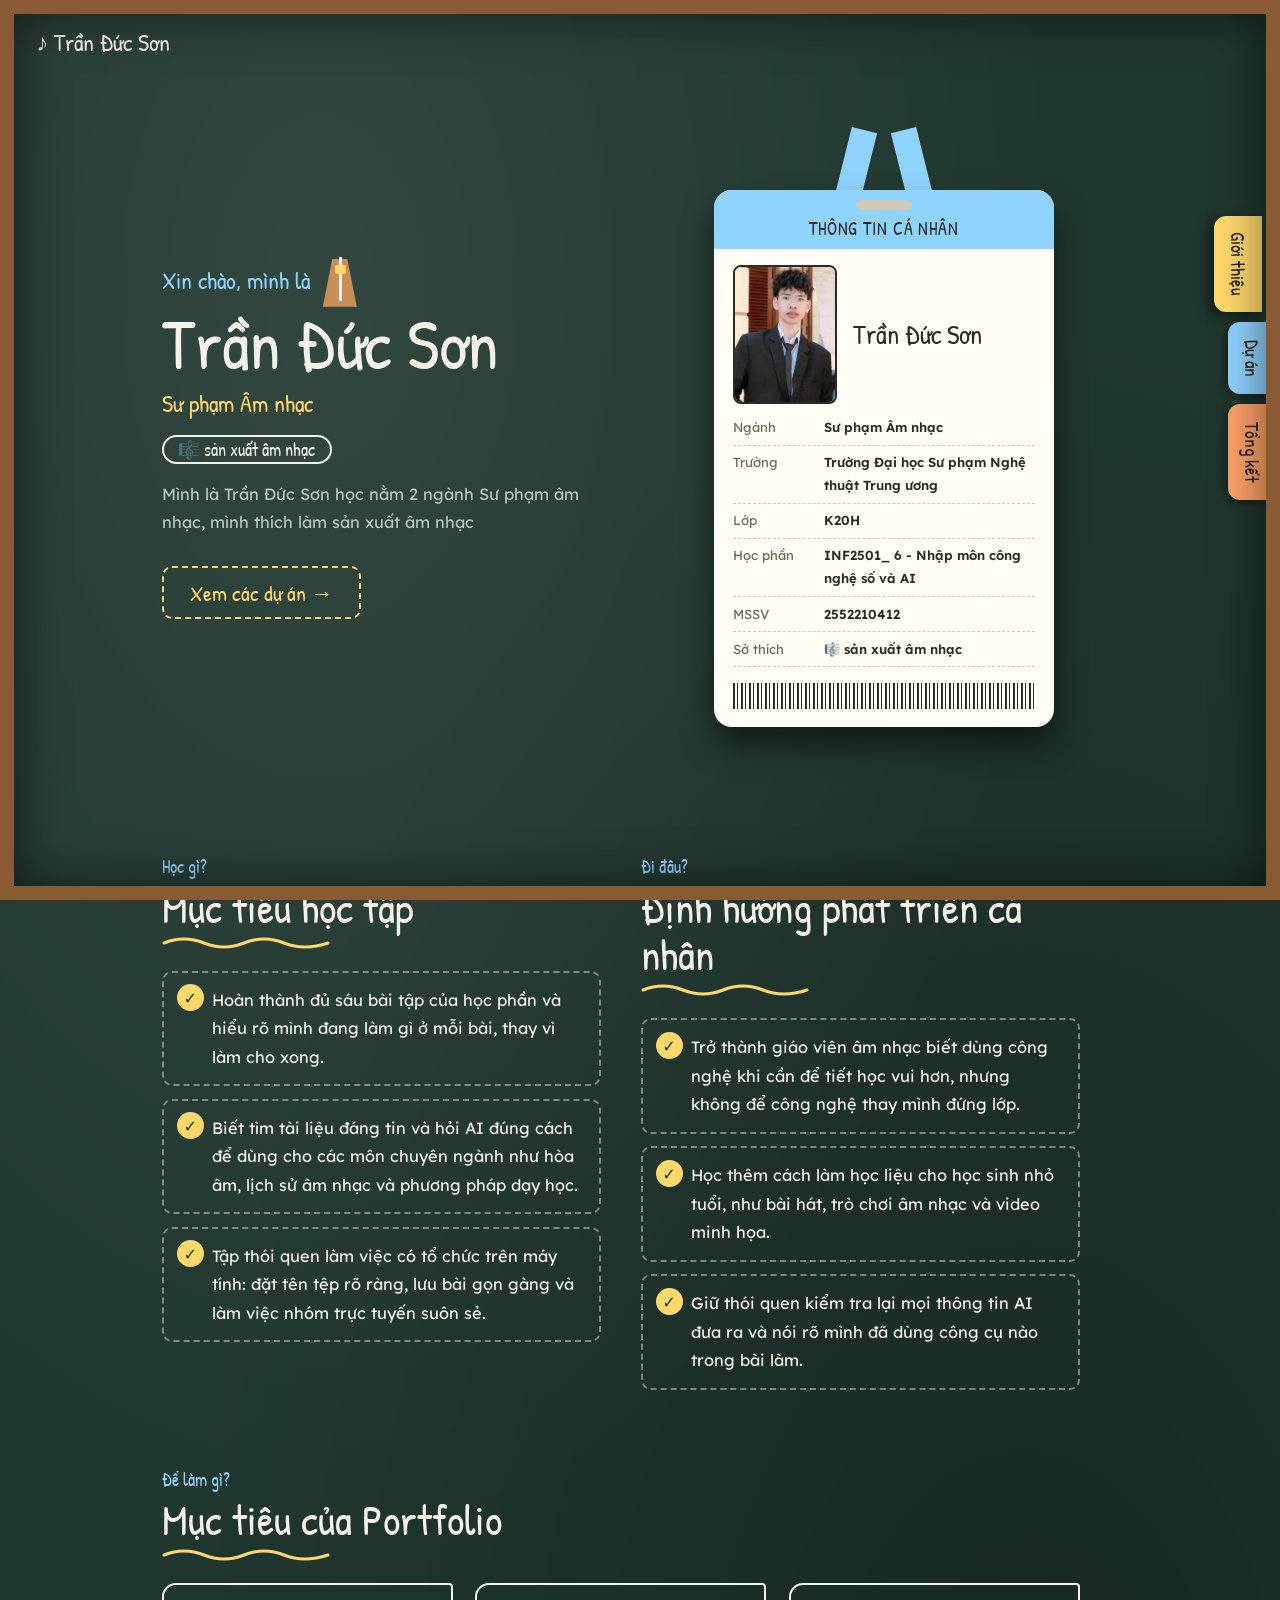
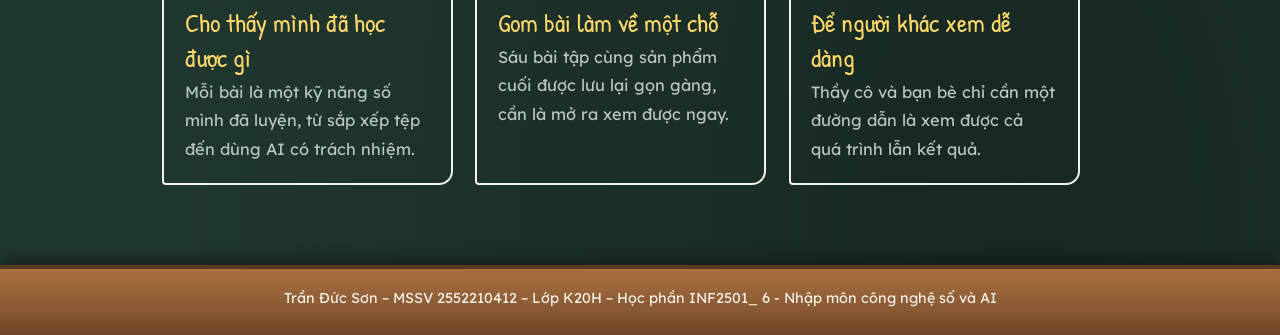
<file: index.html>
<!DOCTYPE html>
<html lang="vi">
<head>
<meta charset="UTF-8">
<meta name="viewport" content="width=device-width, initial-scale=1">
<title>Portfolio</title>
<link rel="preconnect" href="https://fonts.googleapis.com">
<link rel="preconnect" href="https://fonts.gstatic.com" crossorigin>
<link href="https://fonts.googleapis.com/css2?family=Lexend:wght@400;600&family=Patrick+Hand&display=swap" rel="stylesheet">
<link rel="stylesheet" href="style.css">
</head>
<body data-page="home">
<header id="hd"></header>
<main id="app"></main>
<footer id="ft"></footer>
<script src="data.js"></script>
<script src="app.js"></script>
</body>
</html>
</file>
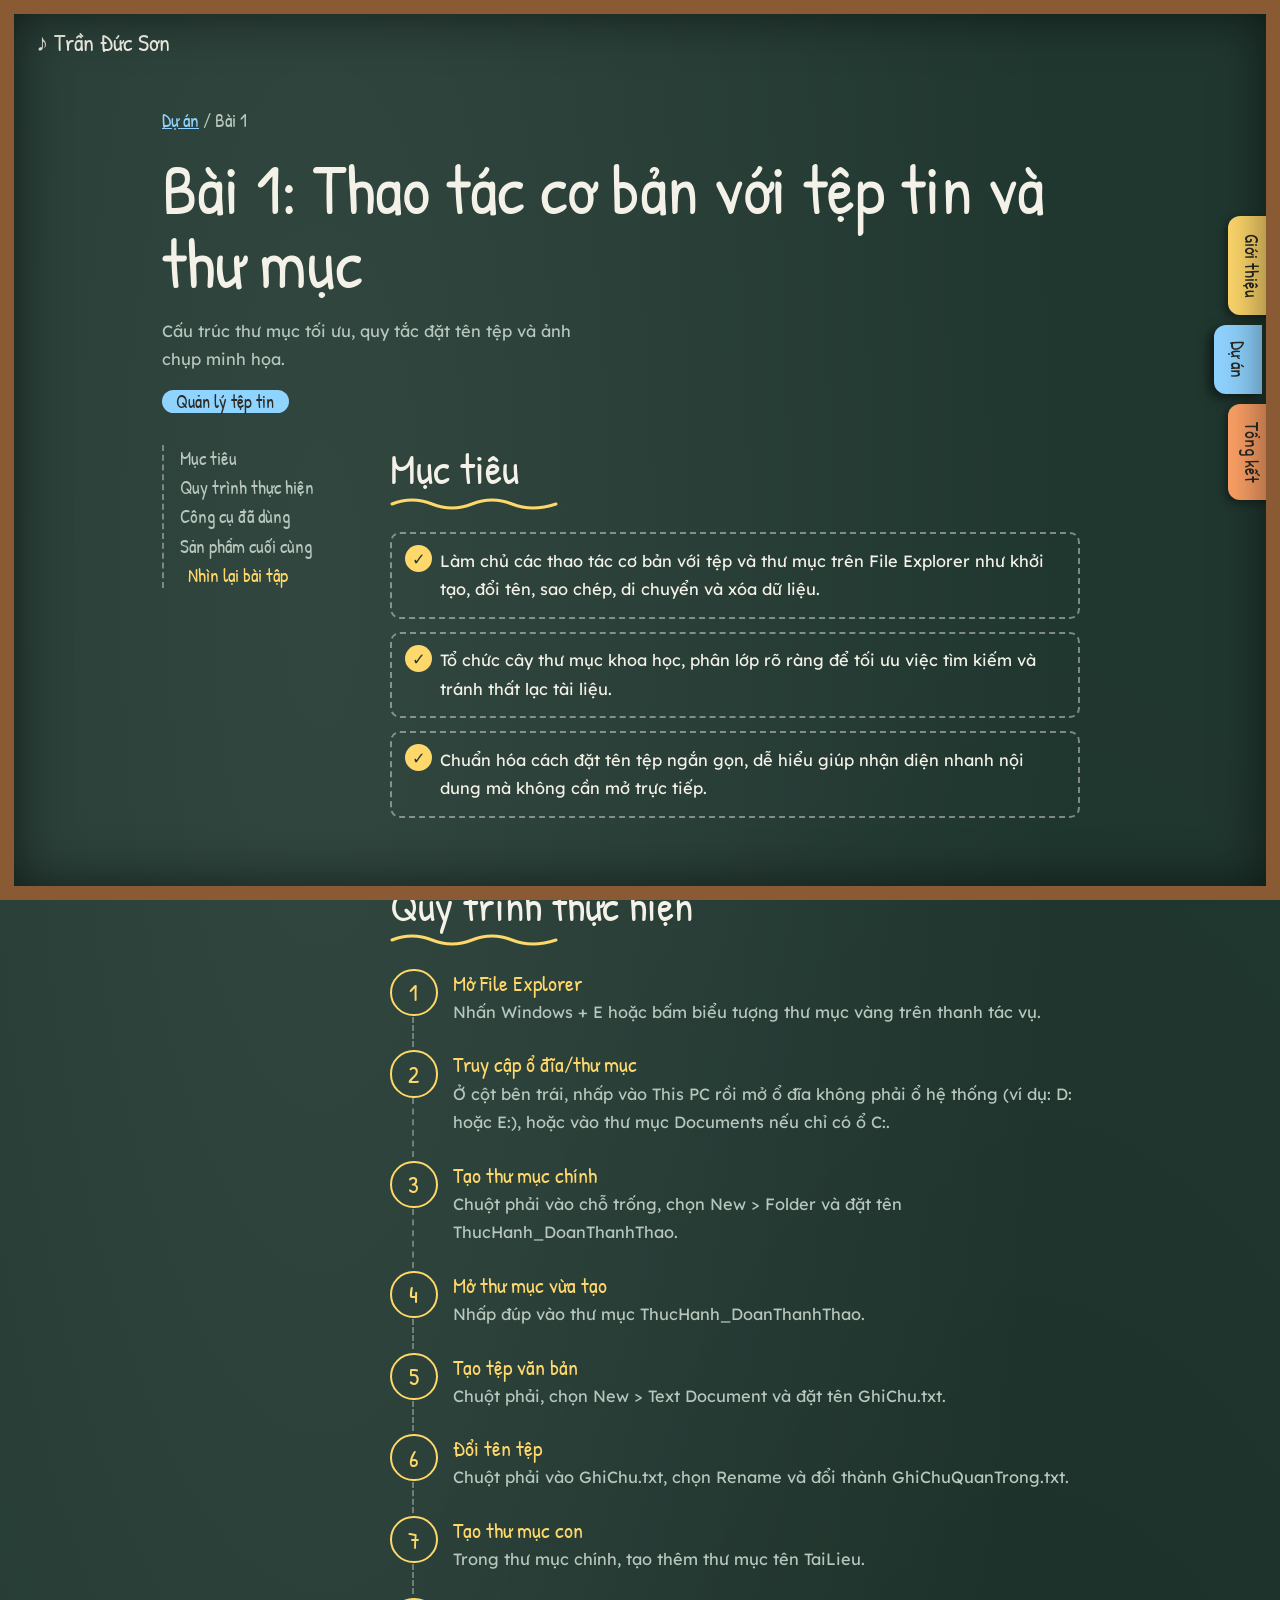
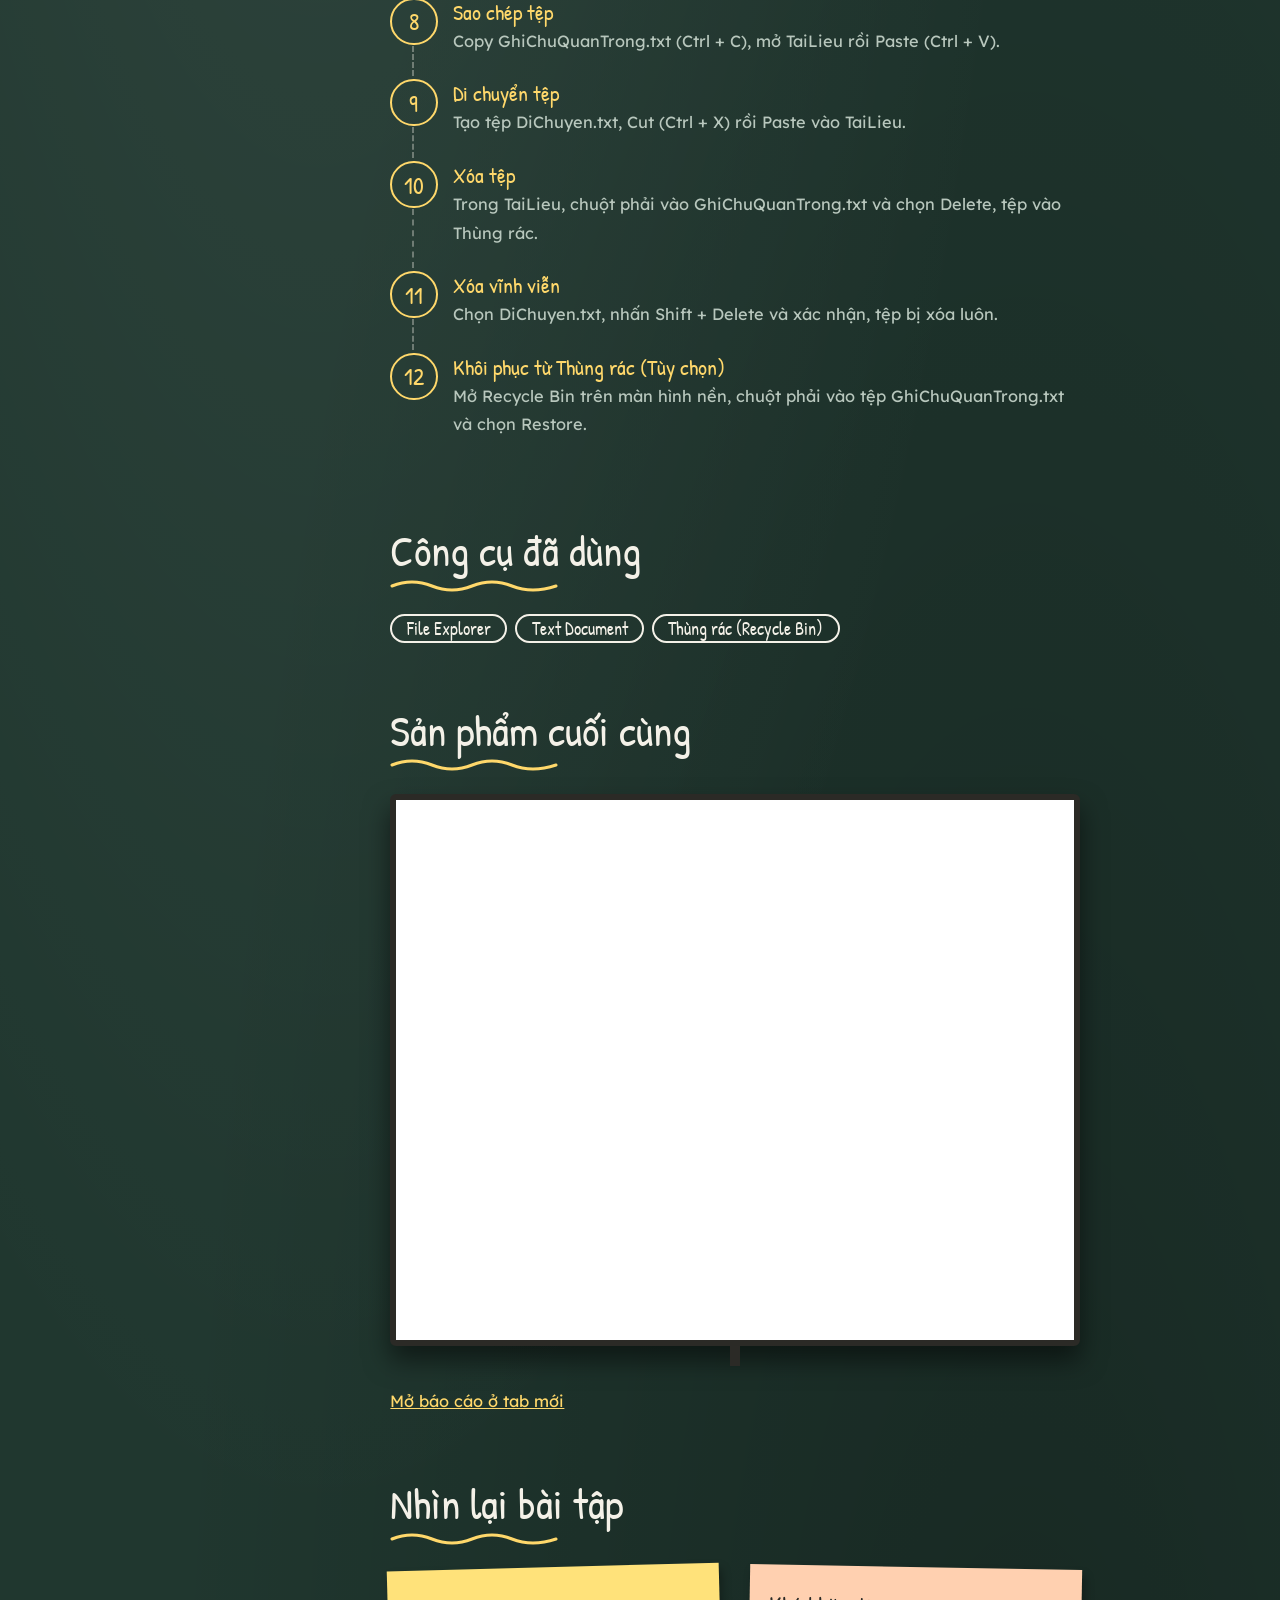
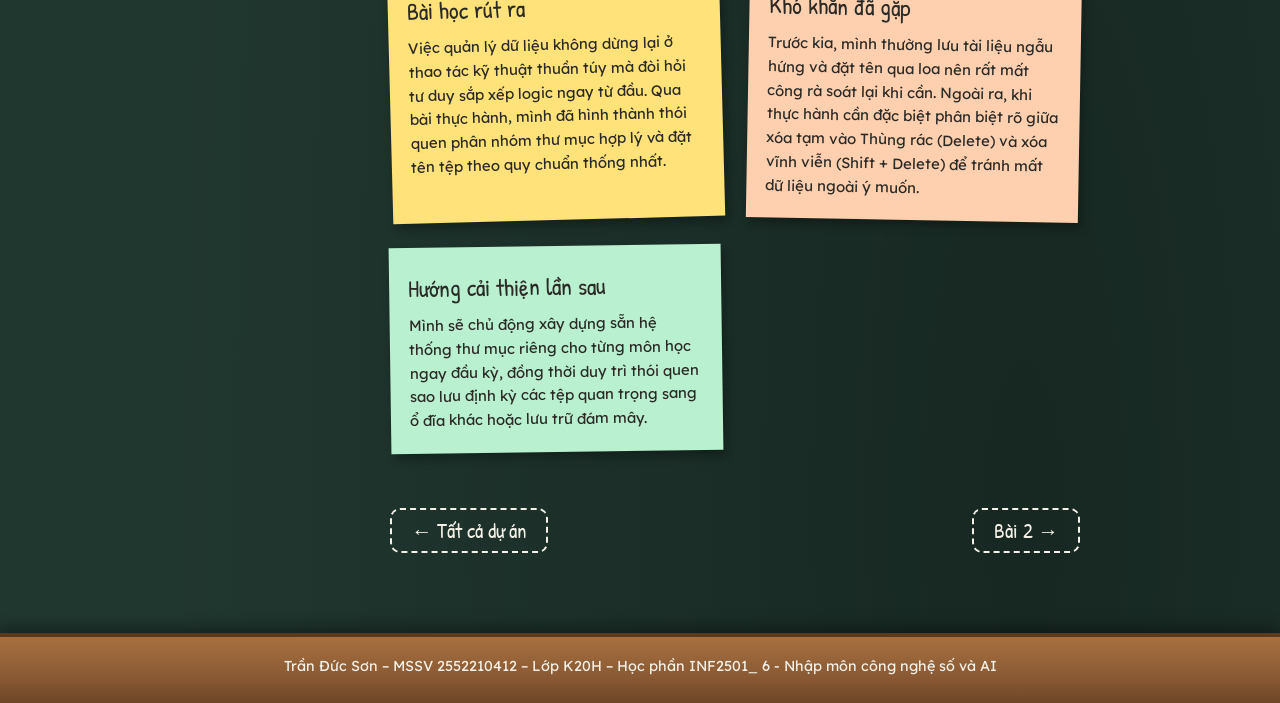
<file: bai-1.html>
<!DOCTYPE html>
<html lang="vi">
<head>
<meta charset="UTF-8">
<meta name="viewport" content="width=device-width, initial-scale=1">
<title>Portfolio</title>
<link rel="preconnect" href="https://fonts.googleapis.com">
<link rel="preconnect" href="https://fonts.gstatic.com" crossorigin>
<link href="https://fonts.googleapis.com/css2?family=Lexend:wght@400;600&family=Patrick+Hand&display=swap" rel="stylesheet">
<link rel="stylesheet" href="style.css">
</head>
<body data-page="bai" data-bai="1">
<header id="hd"></header>
<main id="app"></main>
<footer id="ft"></footer>
<script src="data.js"></script>
<script src="app.js"></script>
</body>
</html>
</file>
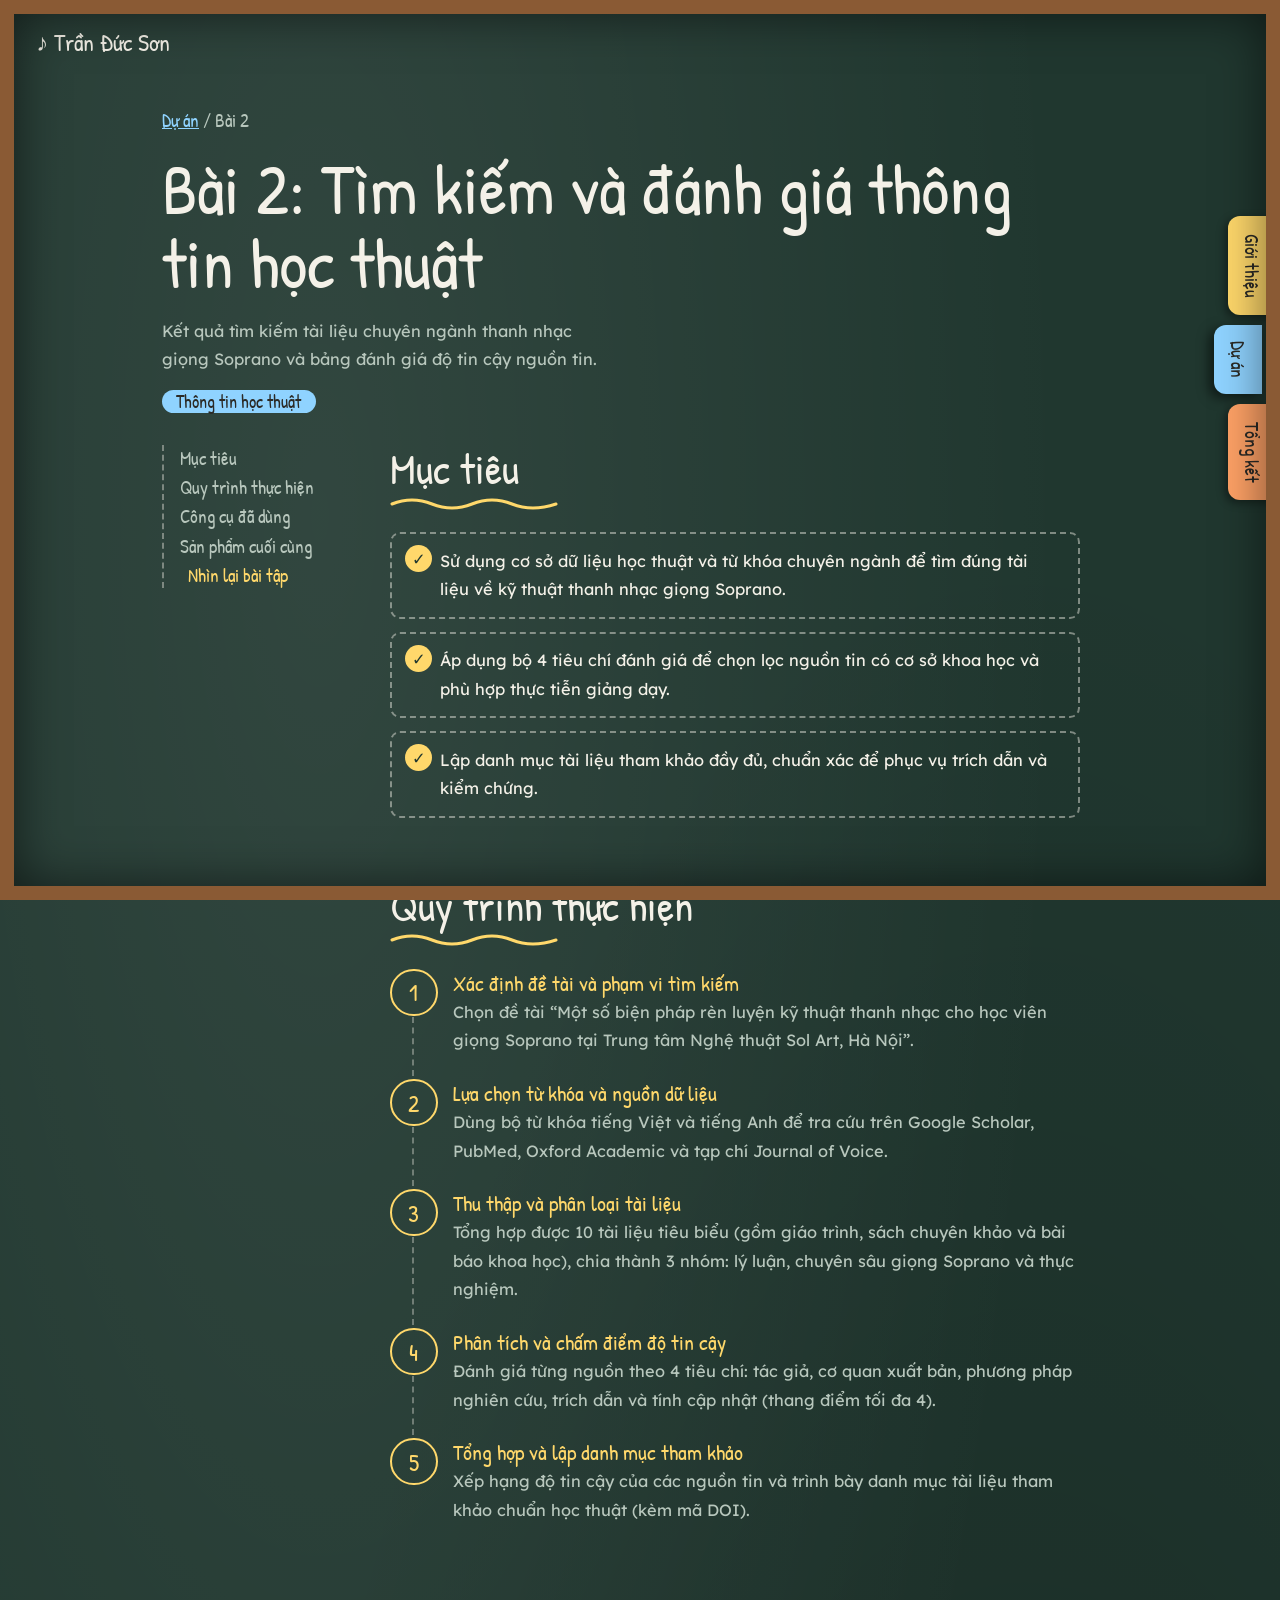
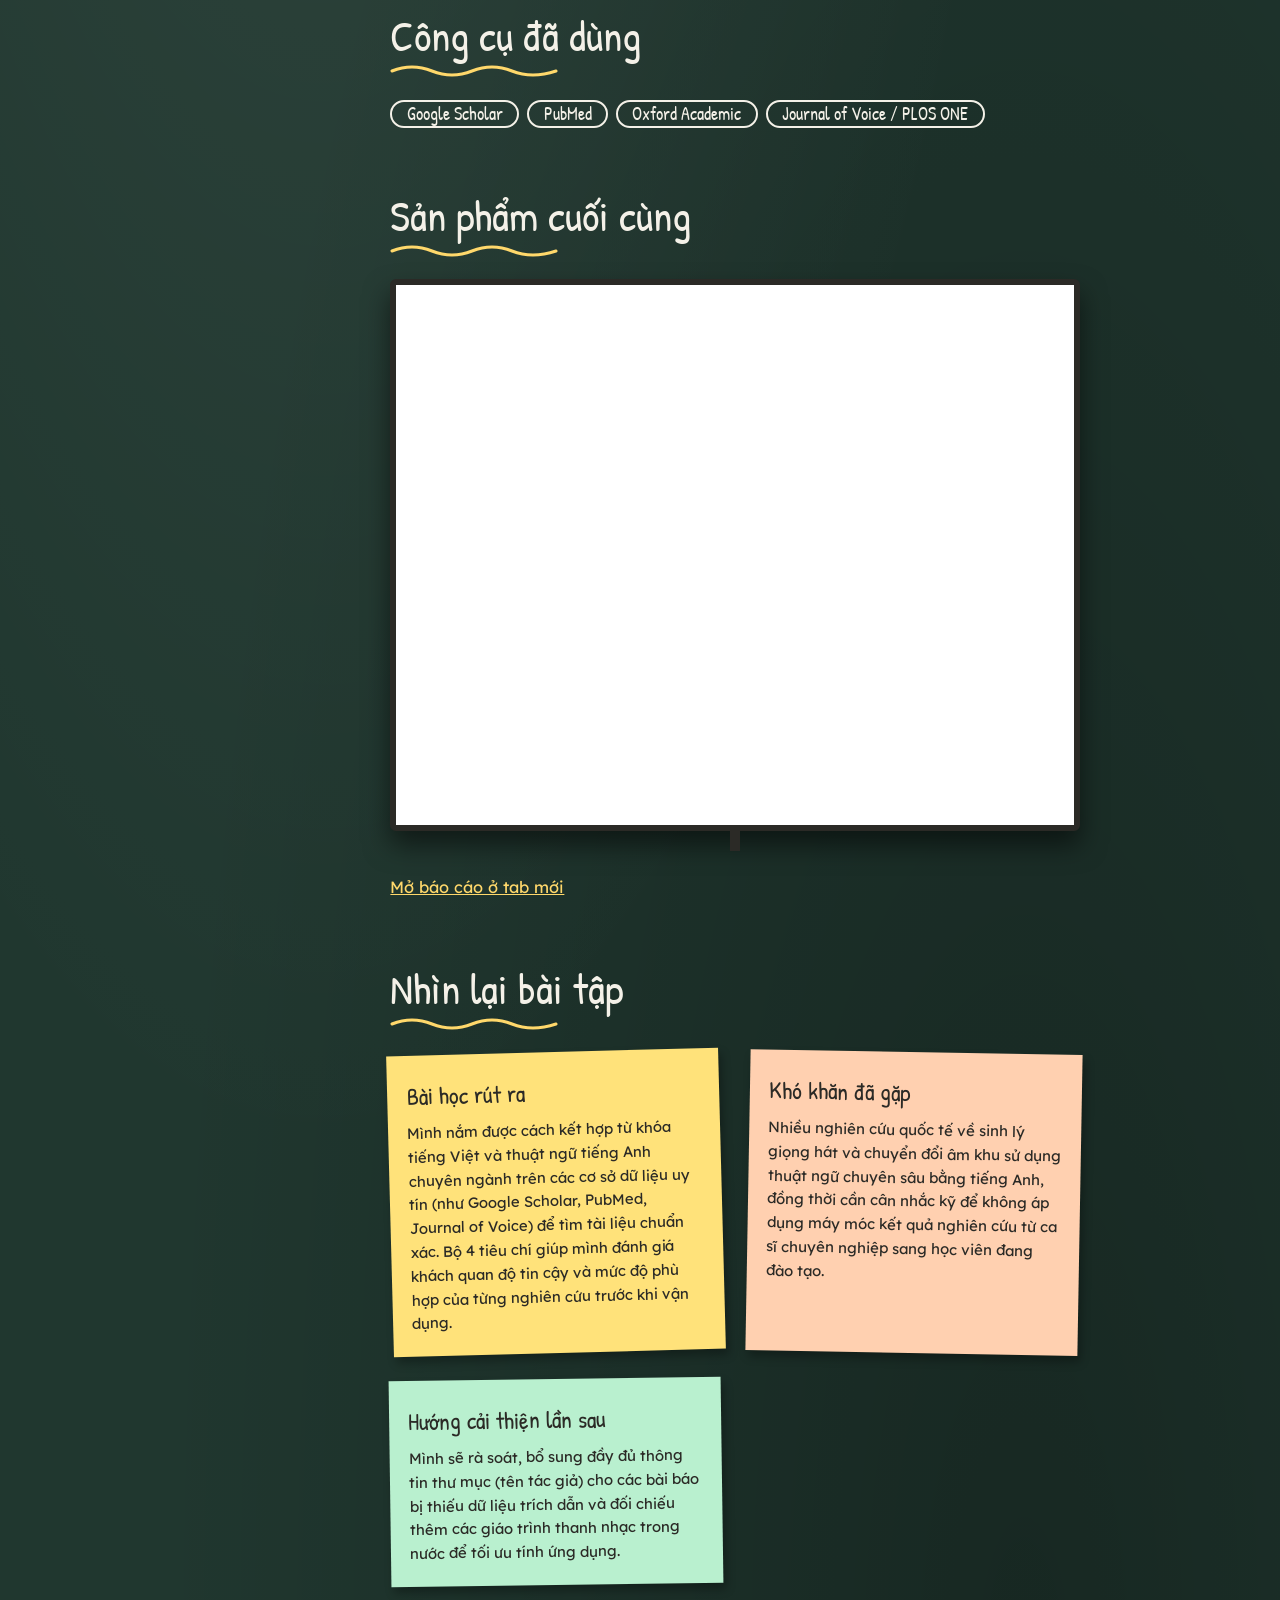
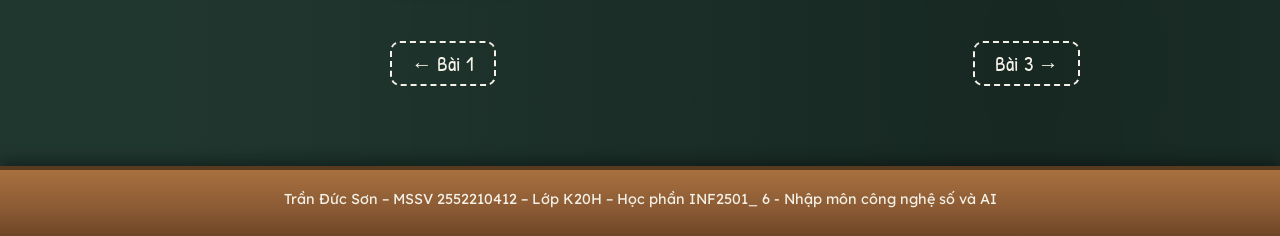
<file: bai-2.html>
<!DOCTYPE html>
<html lang="vi">
<head>
<meta charset="UTF-8">
<meta name="viewport" content="width=device-width, initial-scale=1">
<title>Portfolio</title>
<link rel="preconnect" href="https://fonts.googleapis.com">
<link rel="preconnect" href="https://fonts.gstatic.com" crossorigin>
<link href="https://fonts.googleapis.com/css2?family=Lexend:wght@400;600&family=Patrick+Hand&display=swap" rel="stylesheet">
<link rel="stylesheet" href="style.css">
</head>
<body data-page="bai" data-bai="2">
<header id="hd"></header>
<main id="app"></main>
<footer id="ft"></footer>
<script src="data.js"></script>
<script src="app.js"></script>
</body>
</html>
</file>
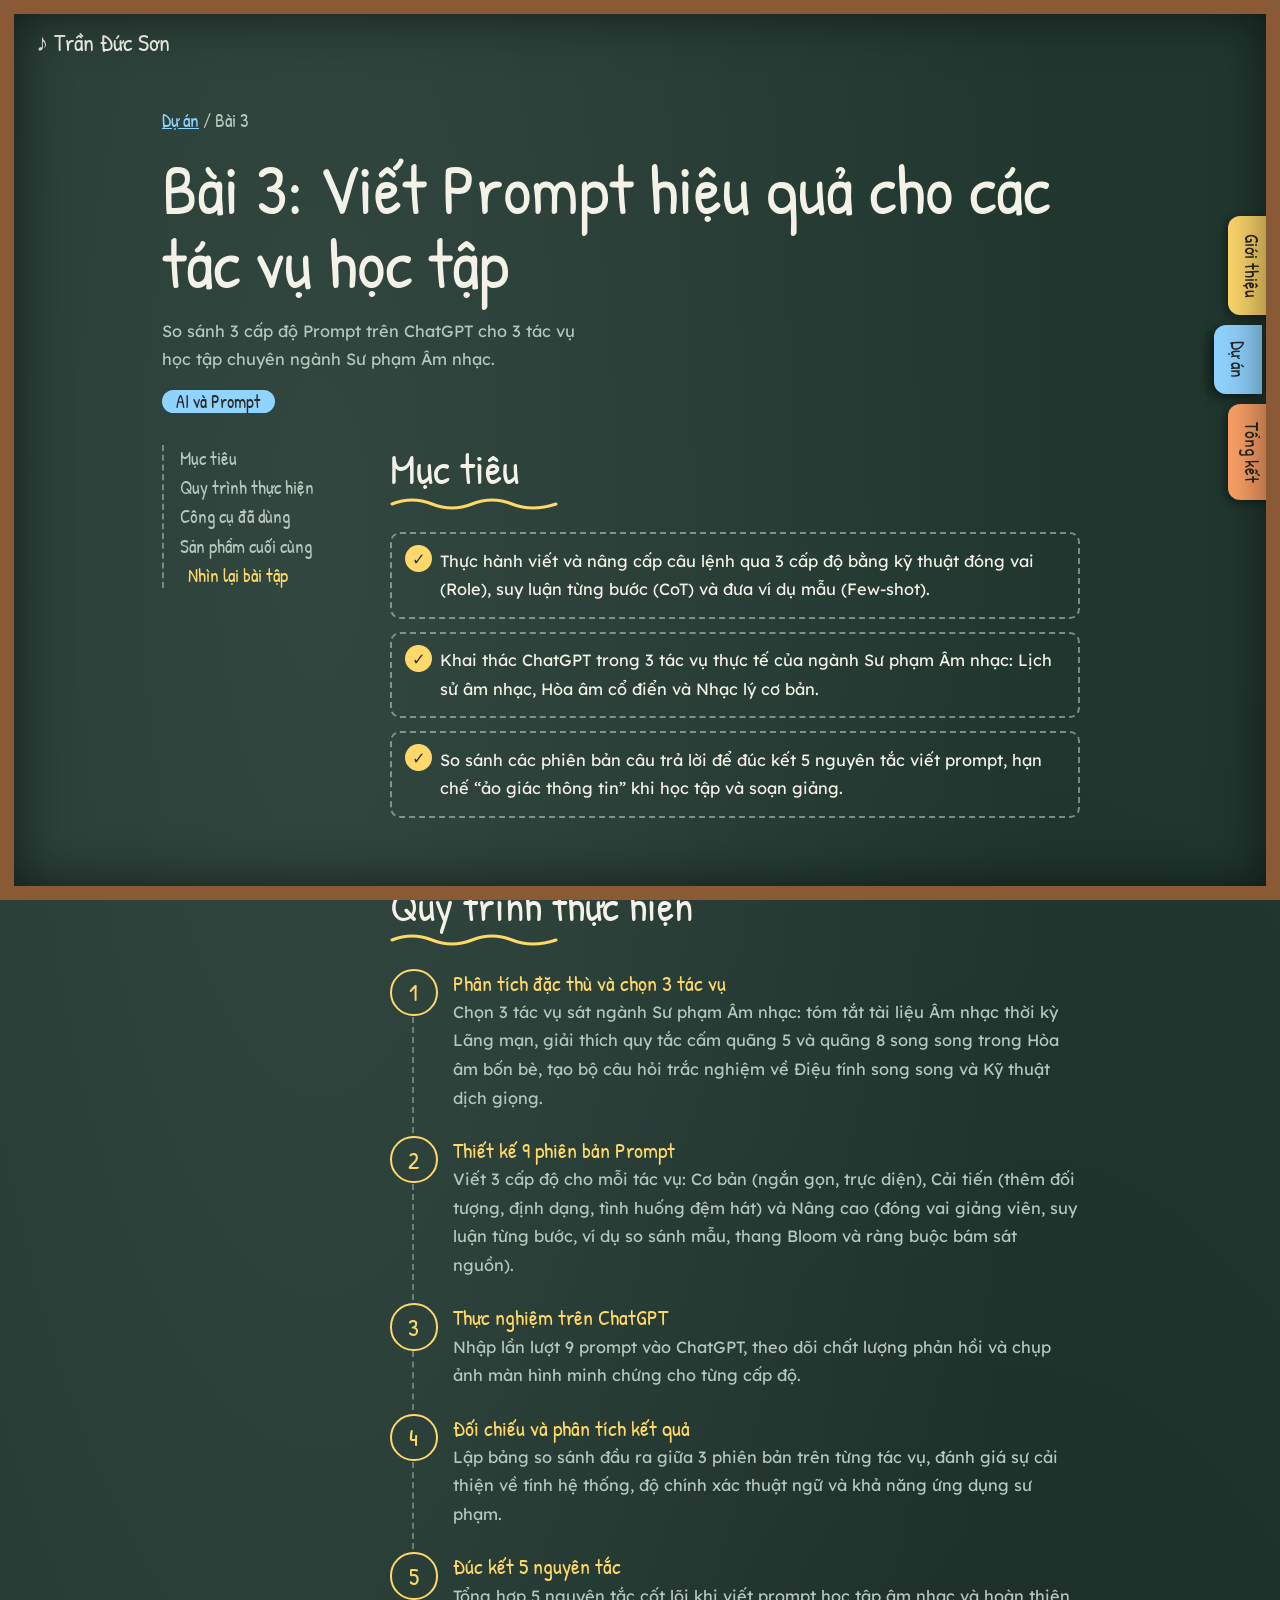
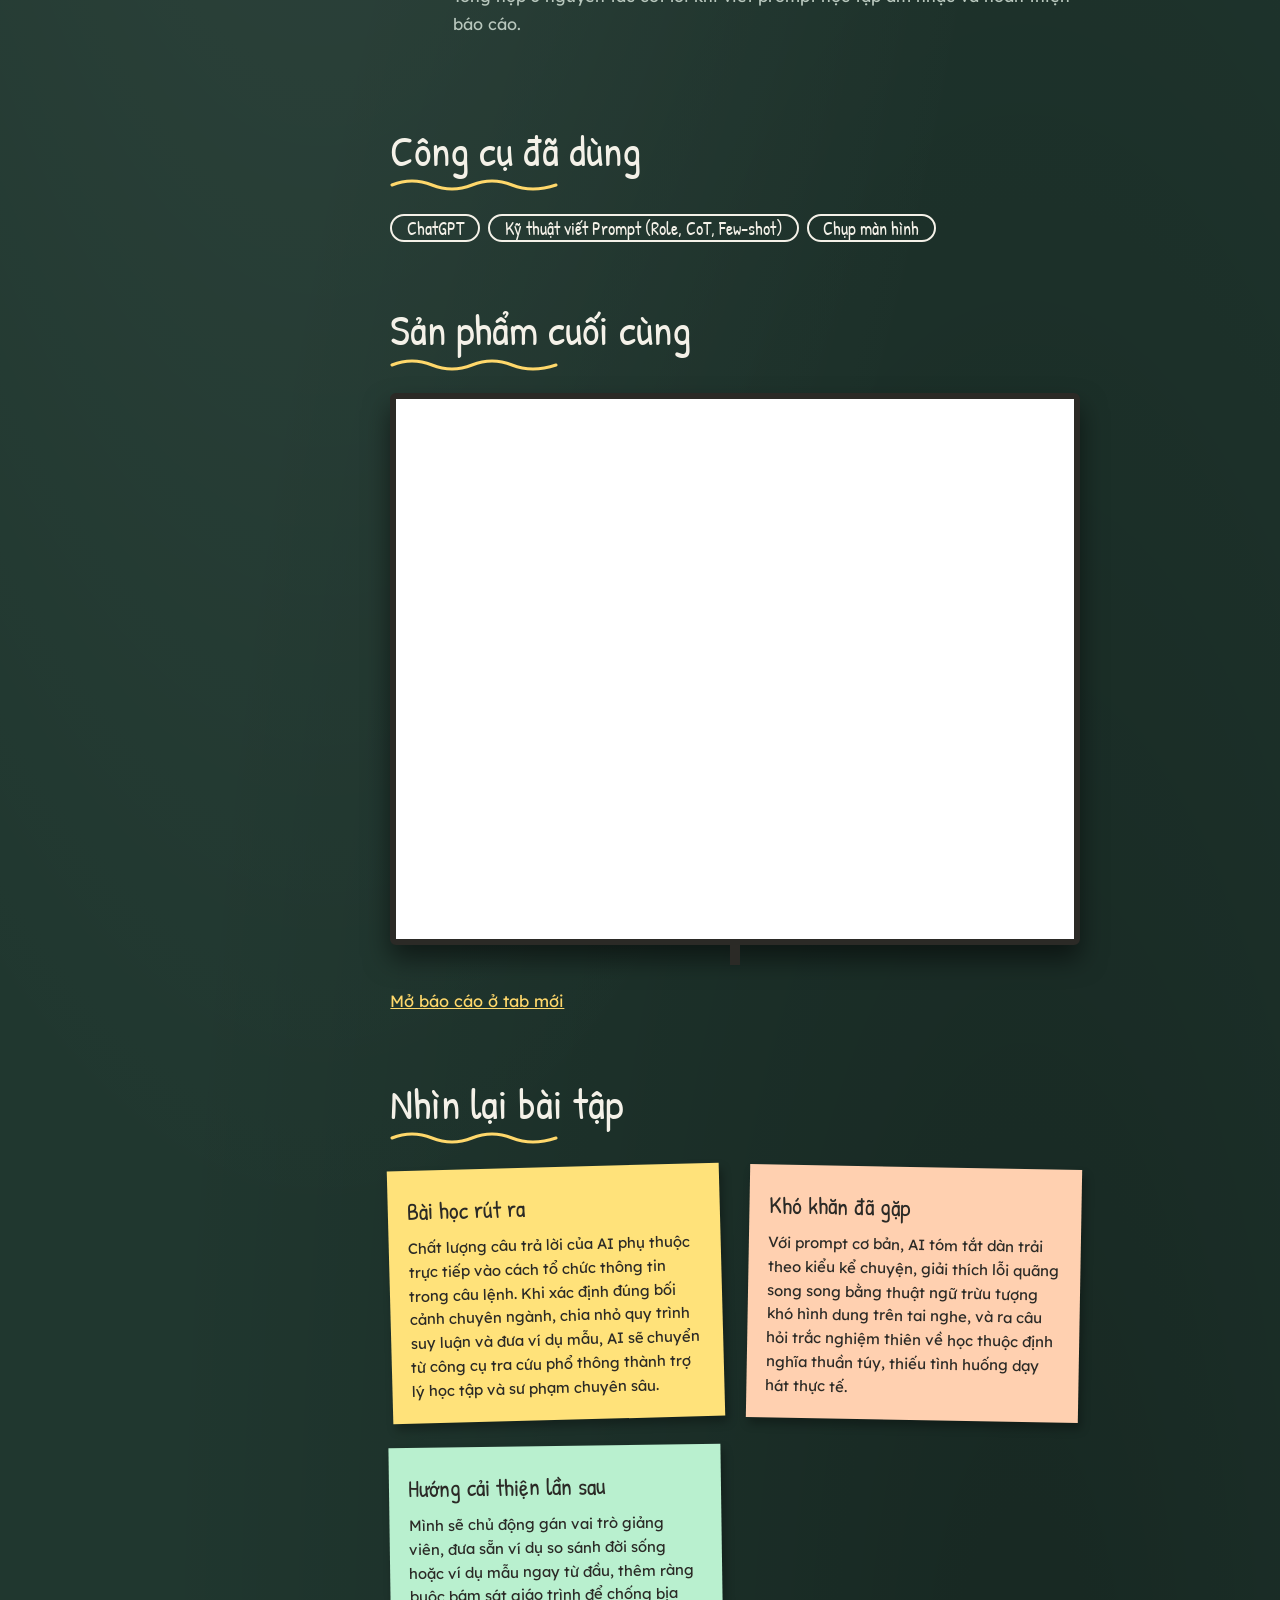
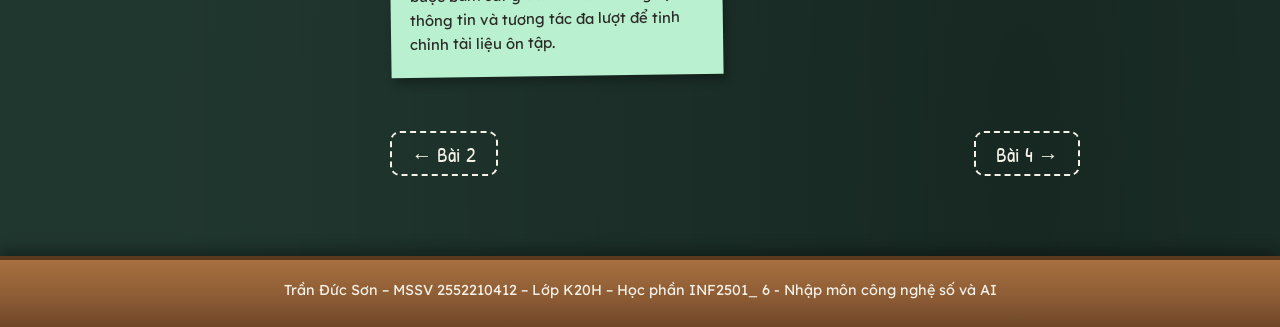
<file: bai-3.html>
<!DOCTYPE html>
<html lang="vi">
<head>
<meta charset="UTF-8">
<meta name="viewport" content="width=device-width, initial-scale=1">
<title>Portfolio</title>
<link rel="preconnect" href="https://fonts.googleapis.com">
<link rel="preconnect" href="https://fonts.gstatic.com" crossorigin>
<link href="https://fonts.googleapis.com/css2?family=Lexend:wght@400;600&family=Patrick+Hand&display=swap" rel="stylesheet">
<link rel="stylesheet" href="style.css">
</head>
<body data-page="bai" data-bai="3">
<header id="hd"></header>
<main id="app"></main>
<footer id="ft"></footer>
<script src="data.js"></script>
<script src="app.js"></script>
</body>
</html>
</file>
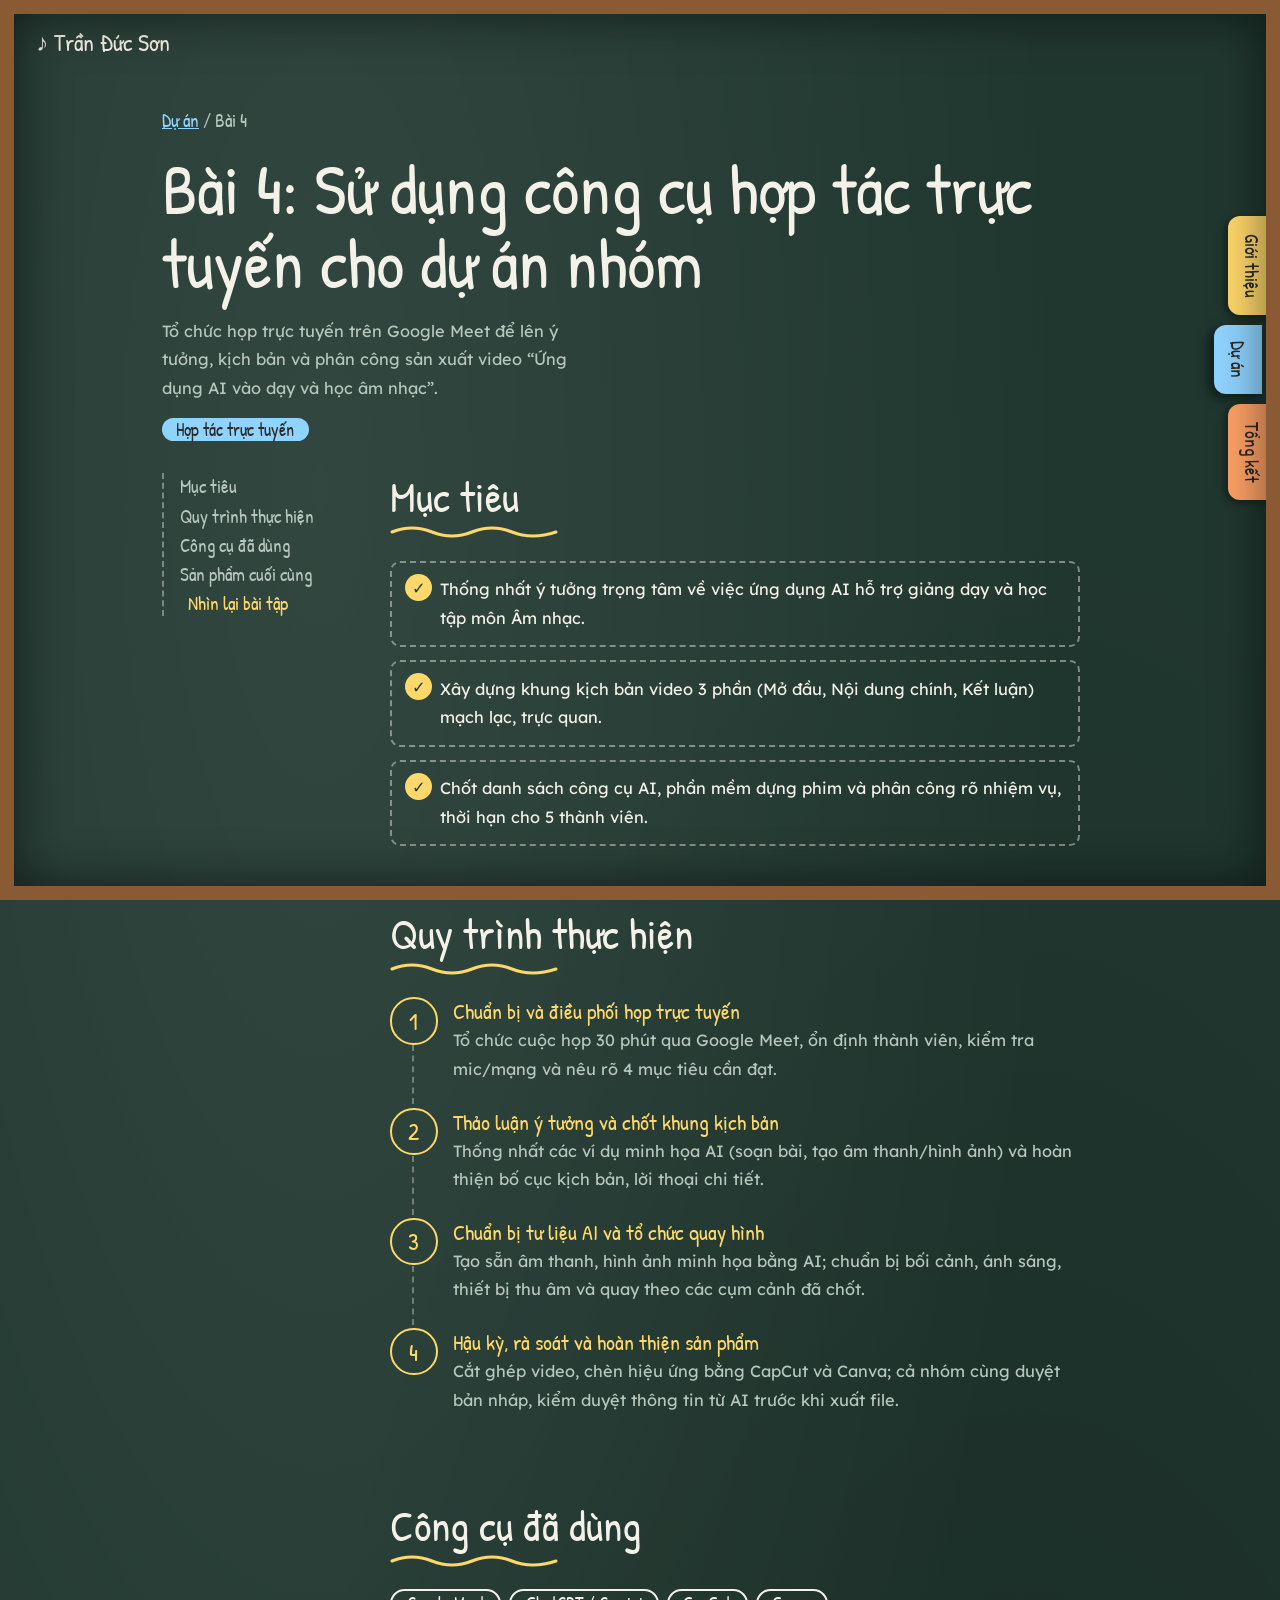
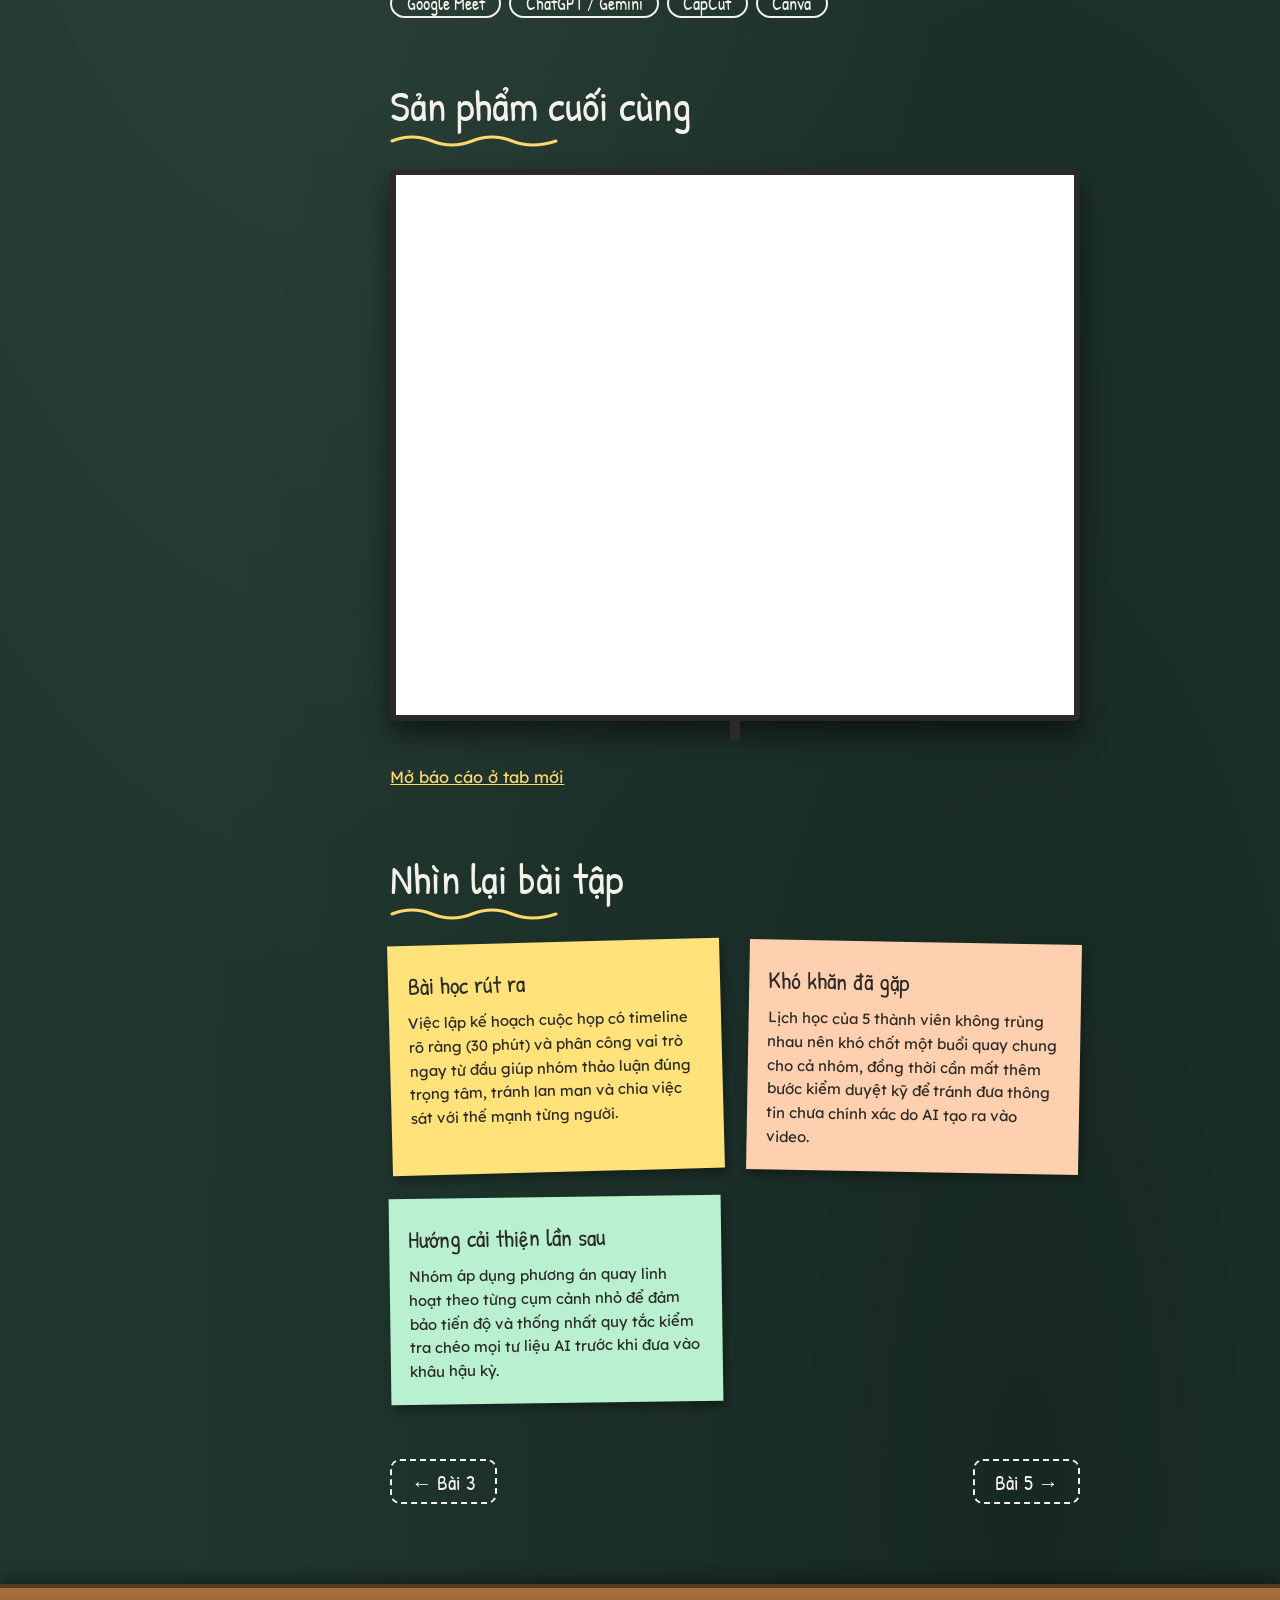
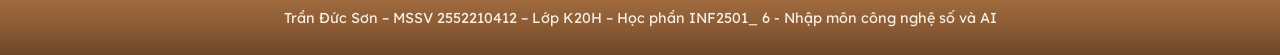
<file: bai-4.html>
<!DOCTYPE html>
<html lang="vi">
<head>
<meta charset="UTF-8">
<meta name="viewport" content="width=device-width, initial-scale=1">
<title>Portfolio</title>
<link rel="preconnect" href="https://fonts.googleapis.com">
<link rel="preconnect" href="https://fonts.gstatic.com" crossorigin>
<link href="https://fonts.googleapis.com/css2?family=Lexend:wght@400;600&family=Patrick+Hand&display=swap" rel="stylesheet">
<link rel="stylesheet" href="style.css">
</head>
<body data-page="bai" data-bai="4">
<header id="hd"></header>
<main id="app"></main>
<footer id="ft"></footer>
<script src="data.js"></script>
<script src="app.js"></script>
</body>
</html>
</file>
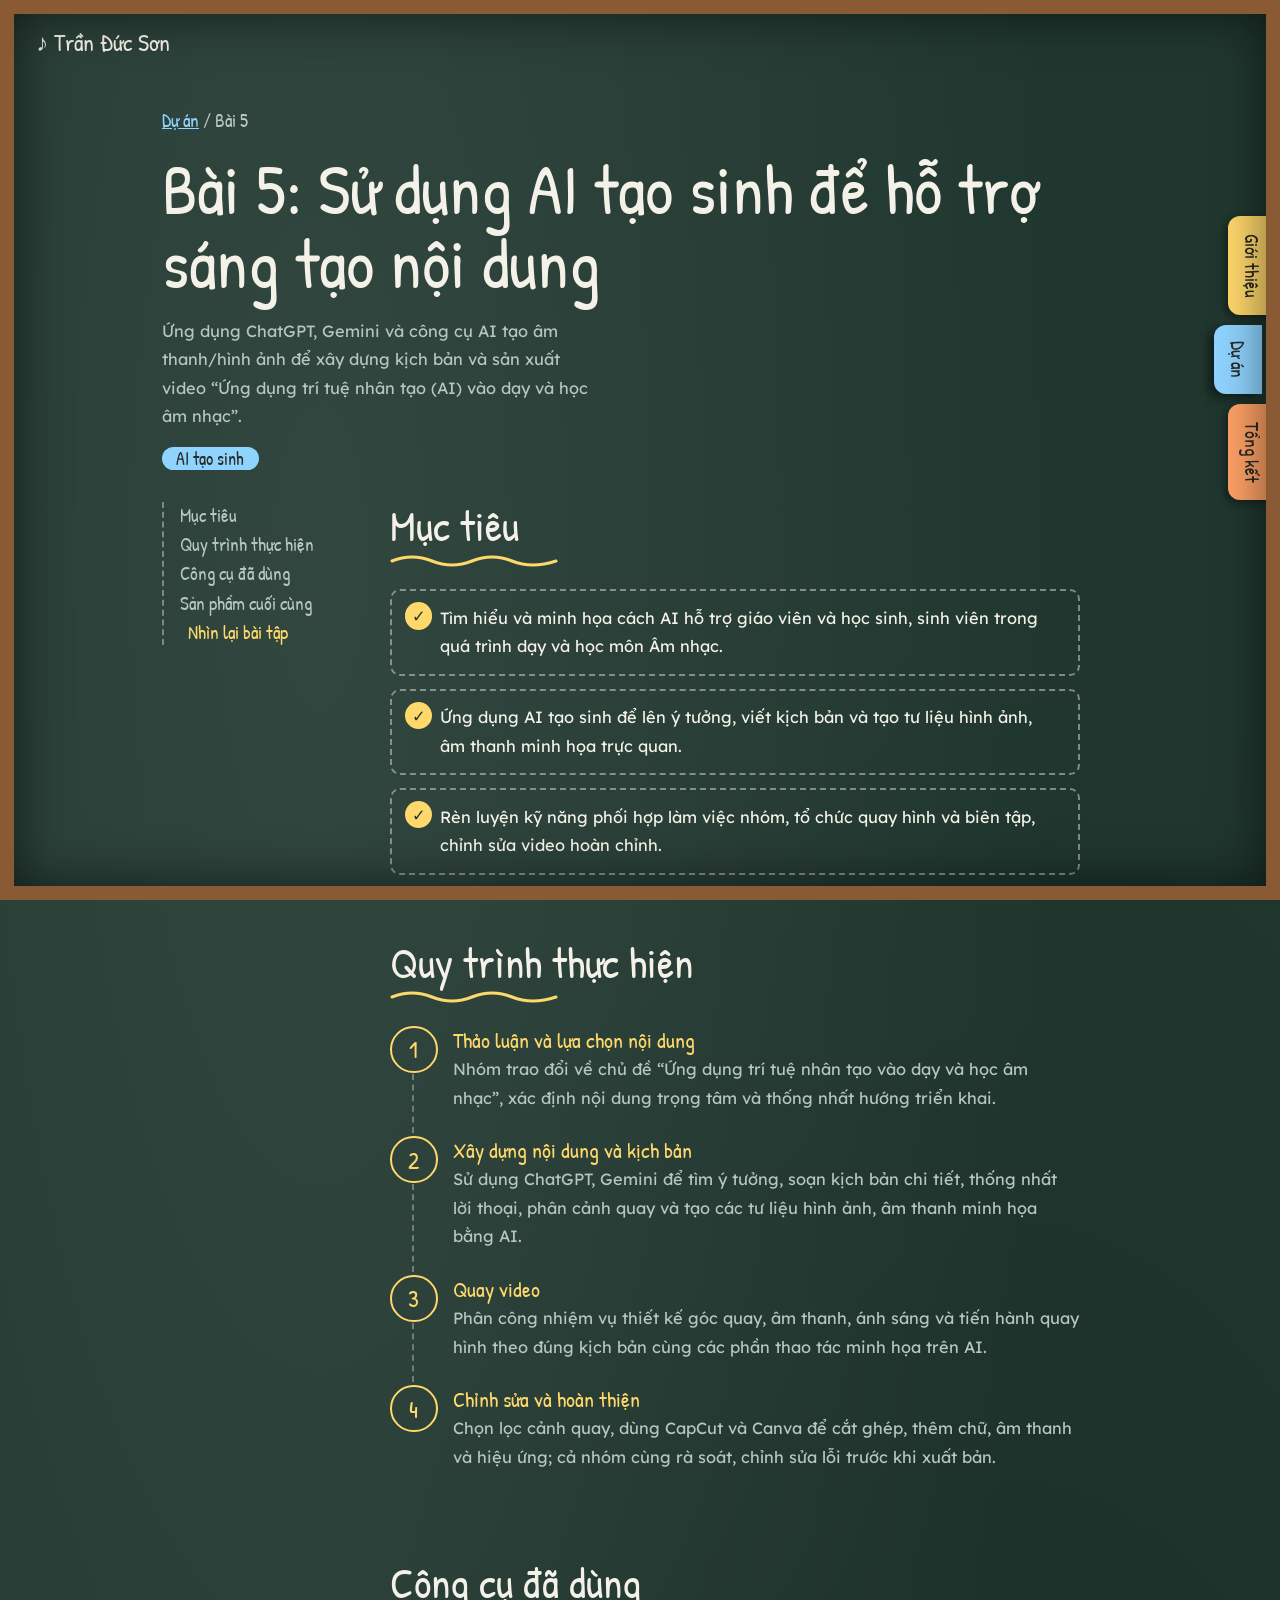
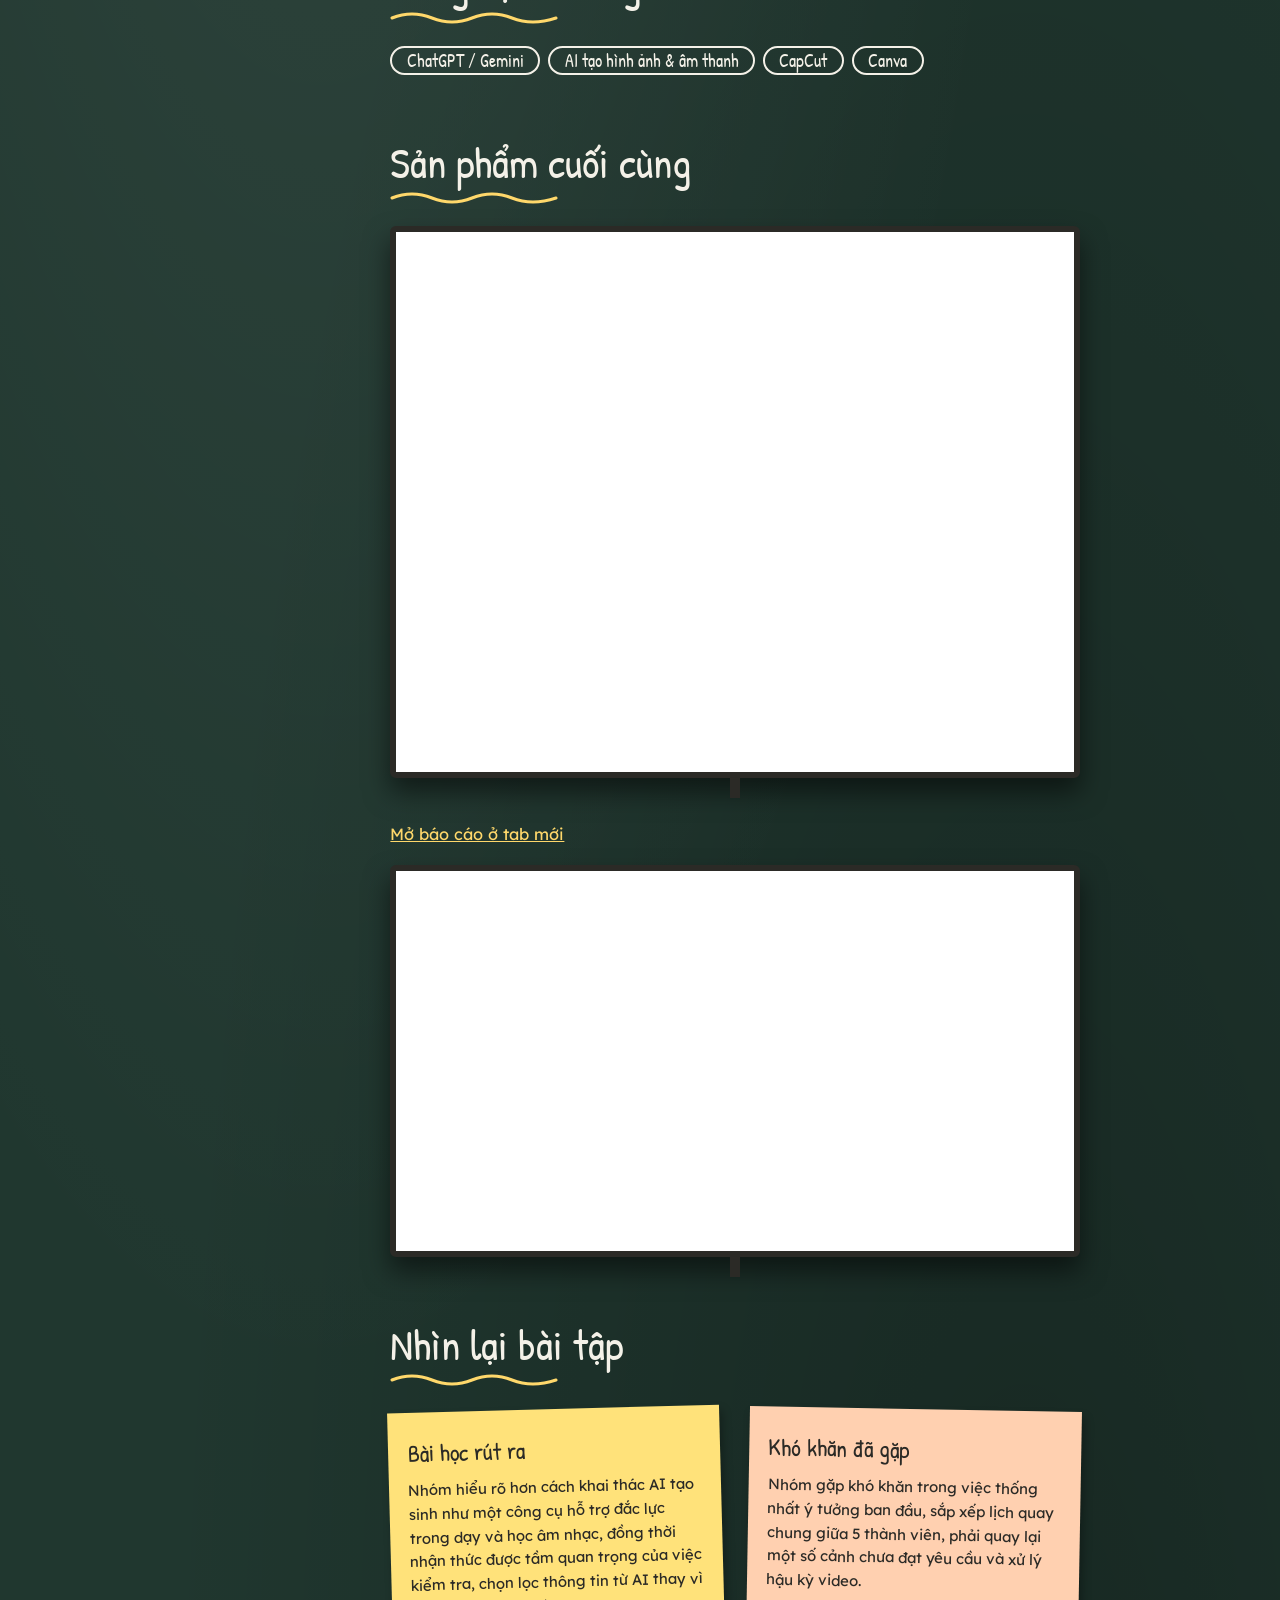
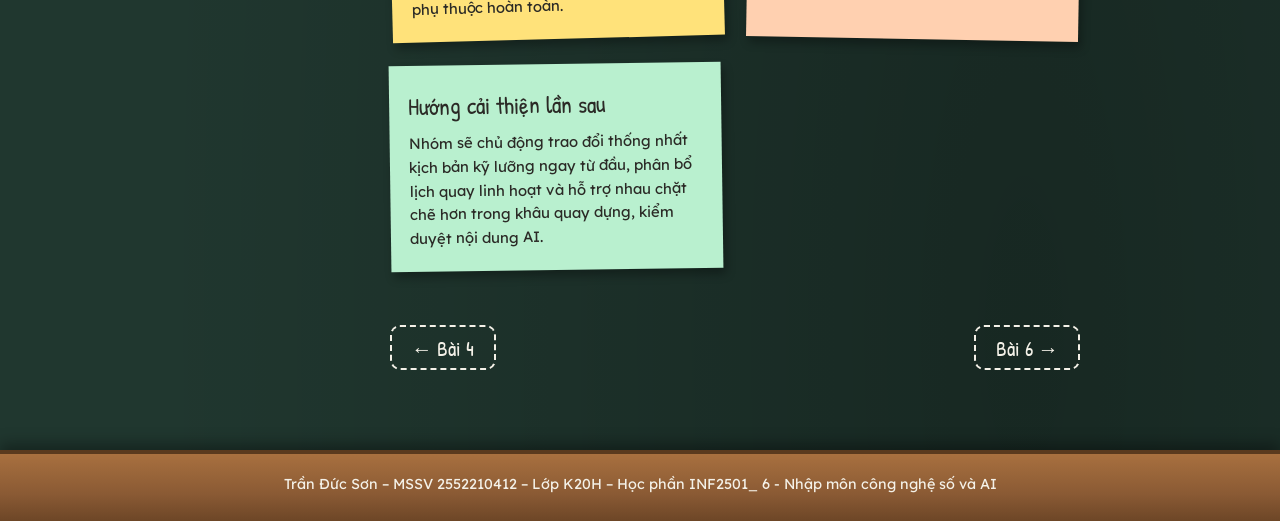
<file: bai-5.html>
<!DOCTYPE html>
<html lang="vi">
<head>
<meta charset="UTF-8">
<meta name="viewport" content="width=device-width, initial-scale=1">
<title>Portfolio</title>
<link rel="preconnect" href="https://fonts.googleapis.com">
<link rel="preconnect" href="https://fonts.gstatic.com" crossorigin>
<link href="https://fonts.googleapis.com/css2?family=Lexend:wght@400;600&family=Patrick+Hand&display=swap" rel="stylesheet">
<link rel="stylesheet" href="style.css">
</head>
<body data-page="bai" data-bai="5">
<header id="hd"></header>
<main id="app"></main>
<footer id="ft"></footer>
<script src="data.js"></script>
<script src="app.js"></script>
</body>
</html>
</file>
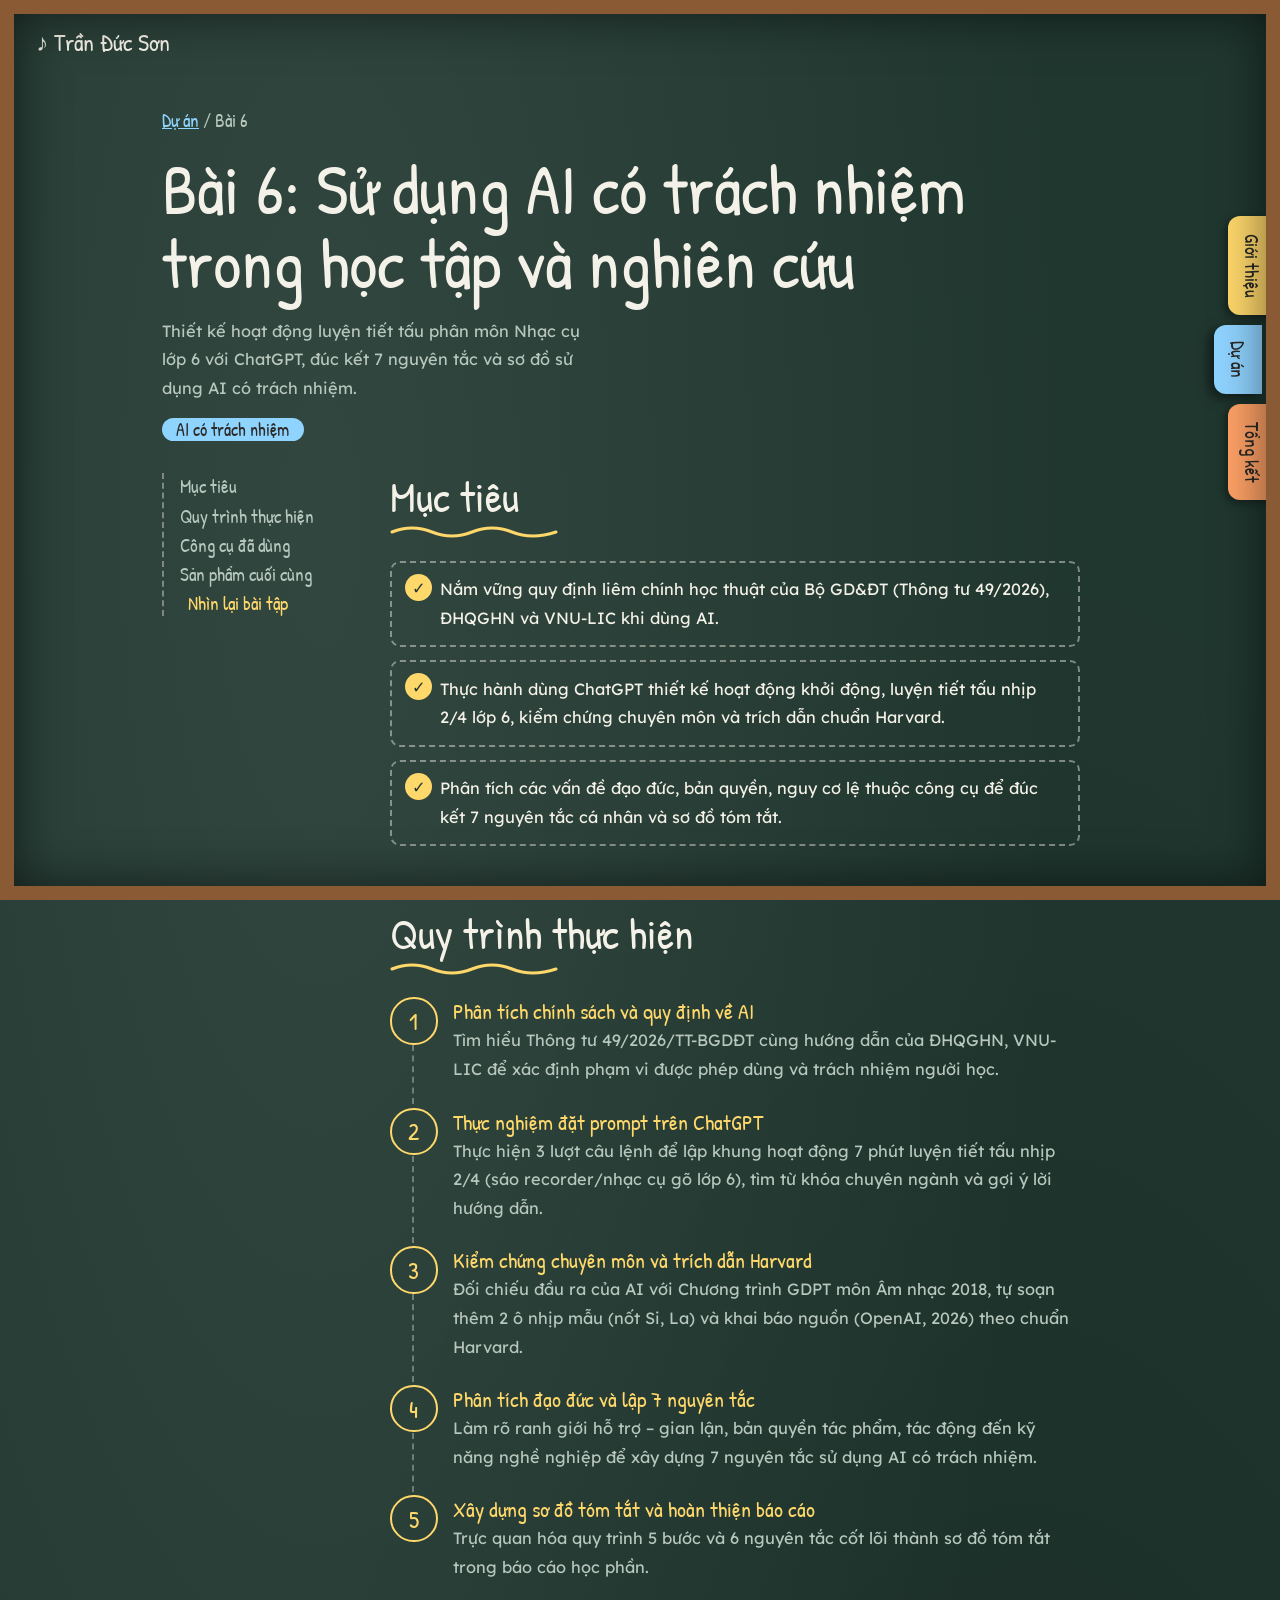
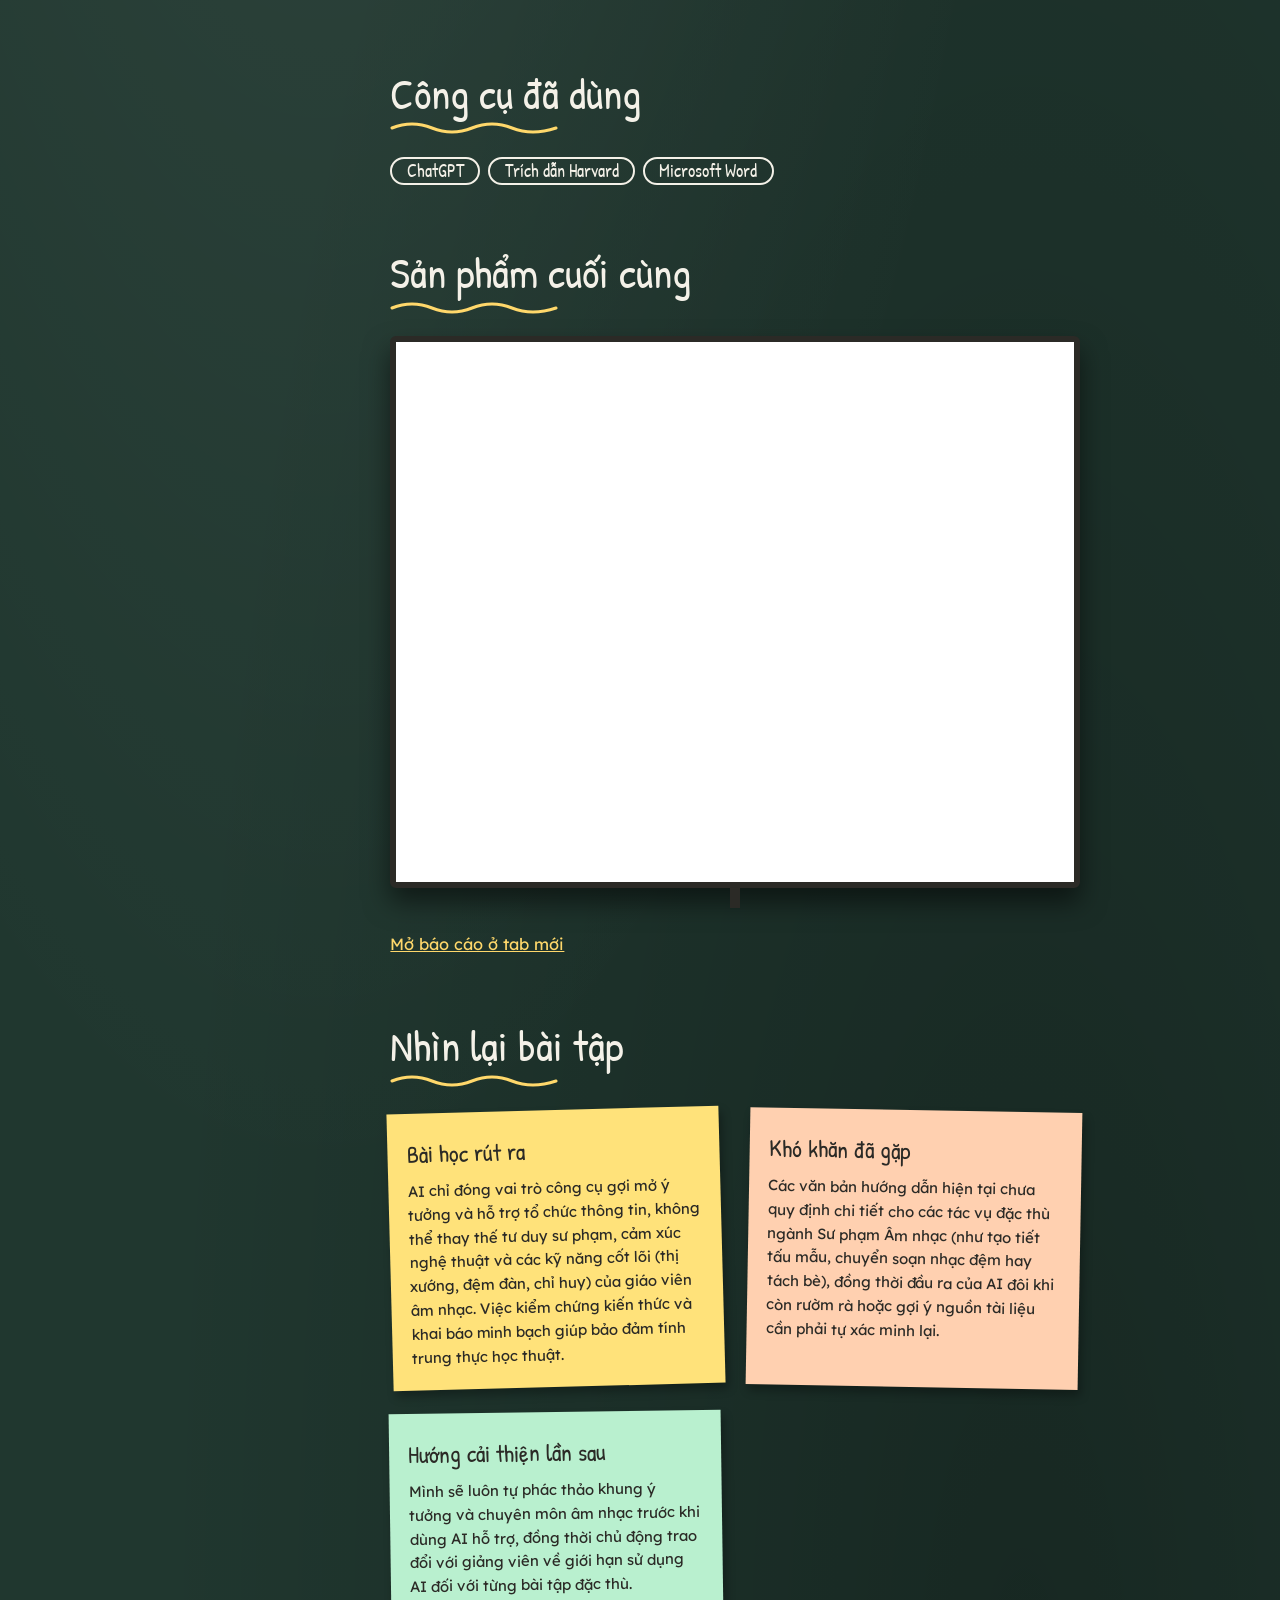
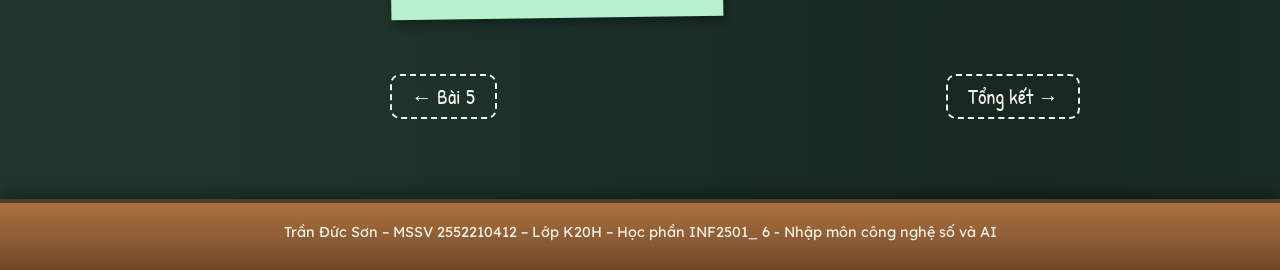
<file: bai-6.html>
<!DOCTYPE html>
<html lang="vi">
<head>
<meta charset="UTF-8">
<meta name="viewport" content="width=device-width, initial-scale=1">
<title>Portfolio</title>
<link rel="preconnect" href="https://fonts.googleapis.com">
<link rel="preconnect" href="https://fonts.gstatic.com" crossorigin>
<link href="https://fonts.googleapis.com/css2?family=Lexend:wght@400;600&family=Patrick+Hand&display=swap" rel="stylesheet">
<link rel="stylesheet" href="style.css">
</head>
<body data-page="bai" data-bai="6">
<header id="hd"></header>
<main id="app"></main>
<footer id="ft"></footer>
<script src="data.js"></script>
<script src="app.js"></script>
</body>
</html>
</file>
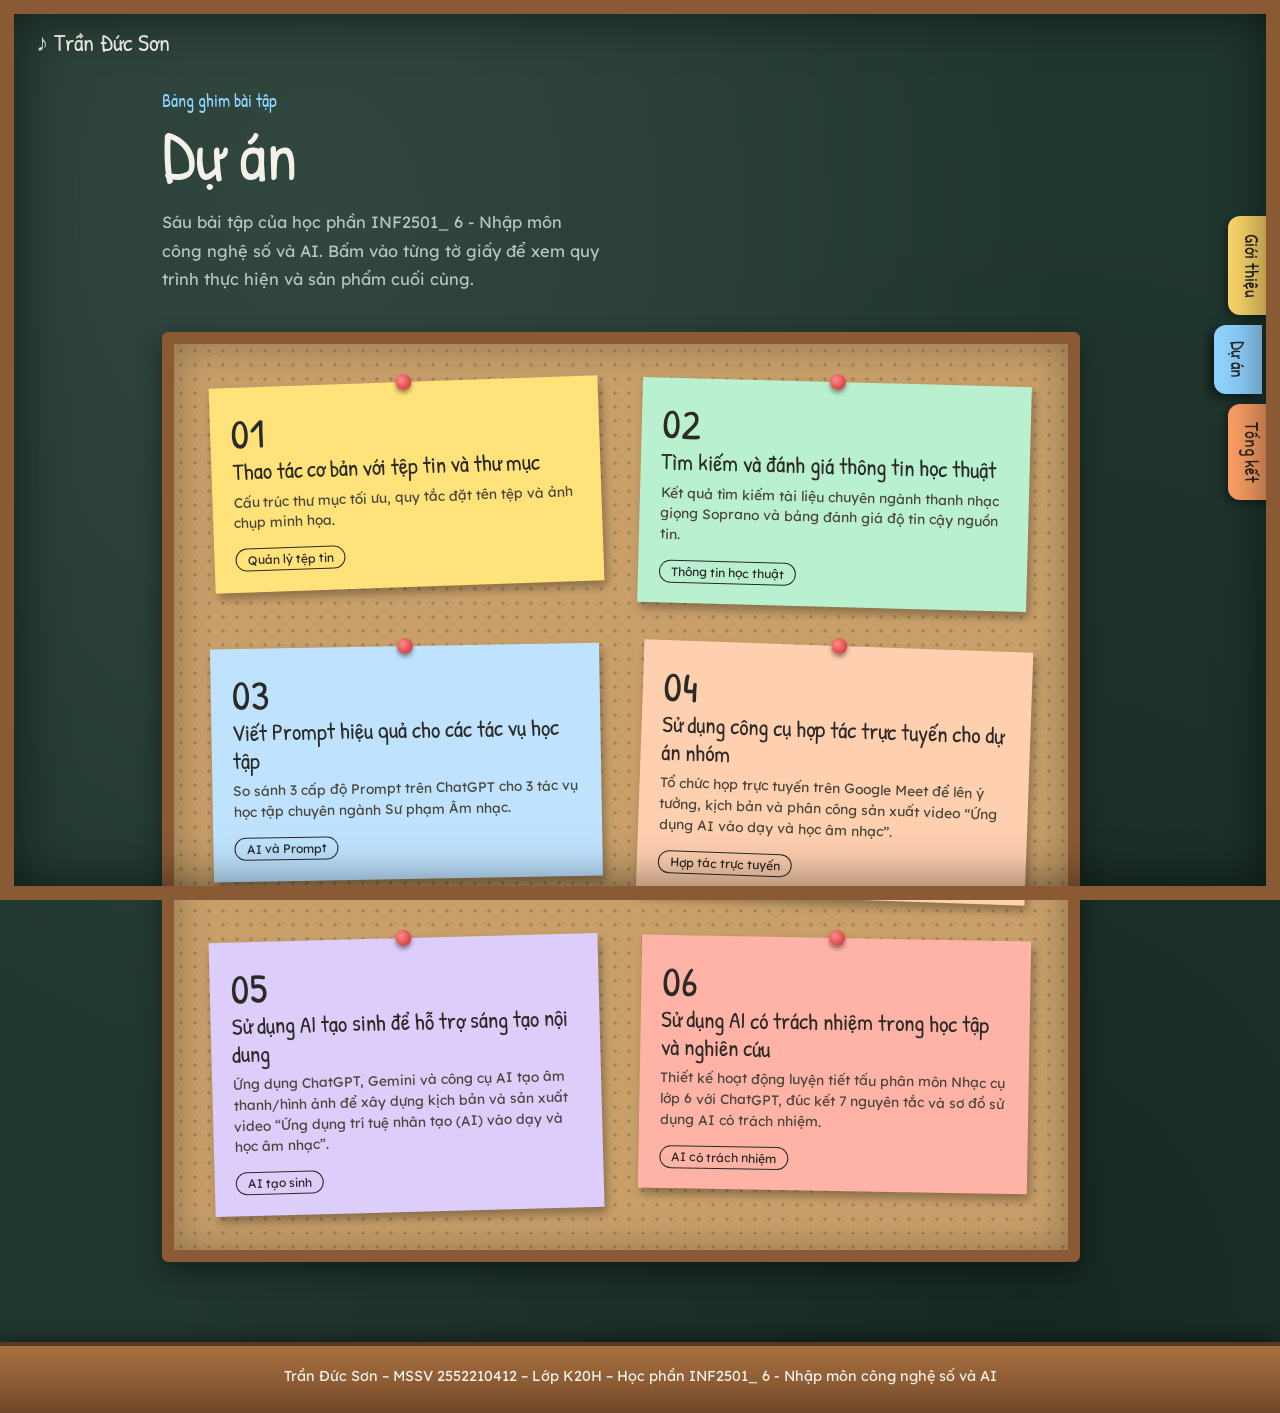
<file: du-an.html>
<!DOCTYPE html>
<html lang="vi">
<head>
<meta charset="UTF-8">
<meta name="viewport" content="width=device-width, initial-scale=1">
<title>Portfolio</title>
<link rel="preconnect" href="https://fonts.googleapis.com">
<link rel="preconnect" href="https://fonts.gstatic.com" crossorigin>
<link href="https://fonts.googleapis.com/css2?family=Lexend:wght@400;600&family=Patrick+Hand&display=swap" rel="stylesheet">
<link rel="stylesheet" href="style.css">
</head>
<body data-page="projects">
<header id="hd"></header>
<main id="app"></main>
<footer id="ft"></footer>
<script src="data.js"></script>
<script src="app.js"></script>
</body>
</html>
</file>
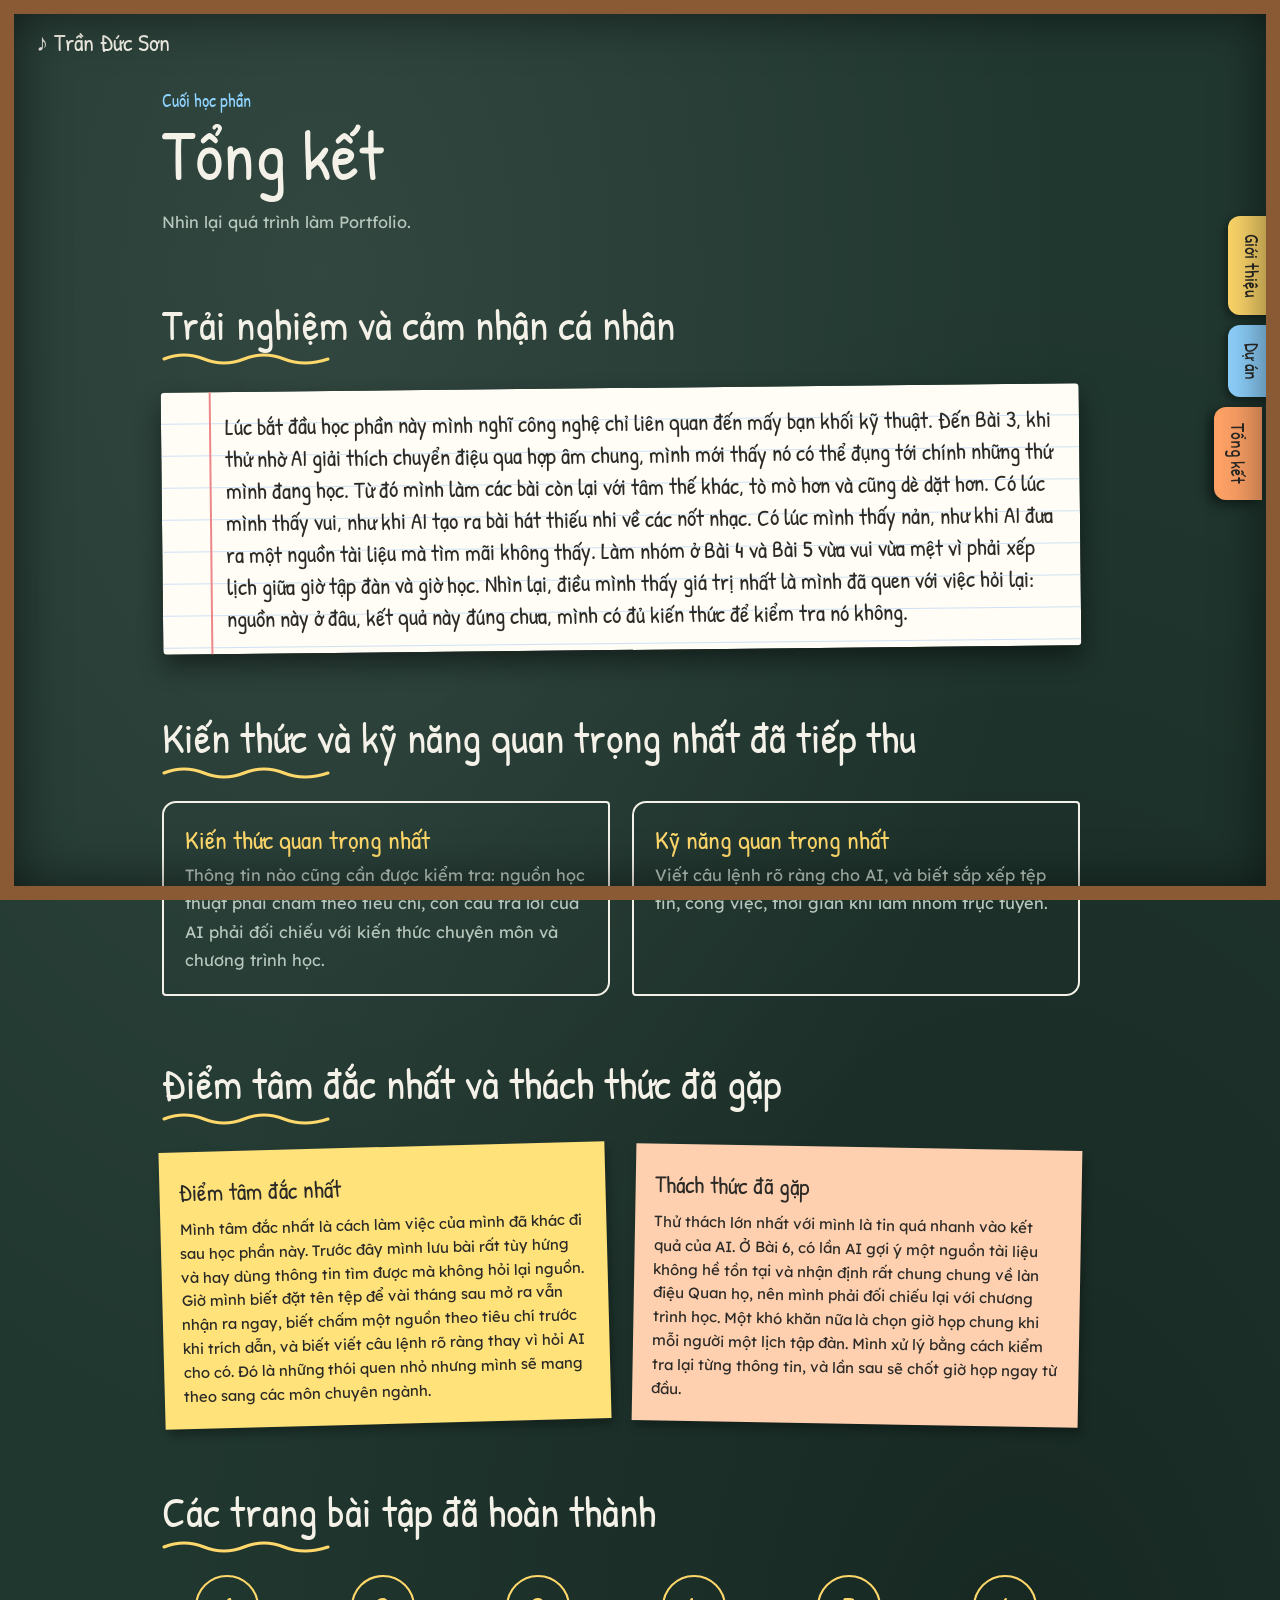
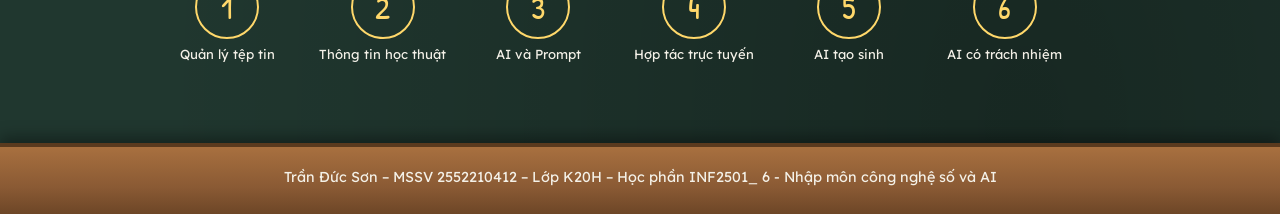
<file: tong-ket.html>
<!DOCTYPE html>
<html lang="vi">
<head>
<meta charset="UTF-8">
<meta name="viewport" content="width=device-width, initial-scale=1">
<title>Portfolio</title>
<link rel="preconnect" href="https://fonts.googleapis.com">
<link rel="preconnect" href="https://fonts.gstatic.com" crossorigin>
<link href="https://fonts.googleapis.com/css2?family=Lexend:wght@400;600&family=Patrick+Hand&display=swap" rel="stylesheet">
<link rel="stylesheet" href="style.css">
</head>
<body data-page="summary">
<header id="hd"></header>
<main id="app"></main>
<footer id="ft"></footer>
<script src="data.js"></script>
<script src="app.js"></script>
</body>
</html>
</file>
<file: style.css>
:root{--board:#20372f;--chalk:#f4f1e8;--dim:#b8c7bd;--yellow:#ffd86b;--blue:#8fd3ff;--orange:#ffa266;--wood:#8a5a34;--ink:#2b2a26;--hand:"Patrick Hand","Lexend",cursive;--sans:"Lexend",system-ui,sans-serif}
*{box-sizing:border-box}html{scroll-behavior:smooth;scroll-padding-top:5rem}
body{margin:0;min-height:100vh;color:var(--chalk);font:400 1.02rem/1.75 var(--sans);background:radial-gradient(ellipse at 25% 15%,rgba(255,255,255,.08),transparent 55%),radial-gradient(ellipse at 80% 95%,rgba(0,0,0,.28),transparent 60%),var(--board)}
body::before{content:"";position:fixed;inset:0;border:14px solid var(--wood);box-shadow:inset 0 0 50px rgba(0,0,0,.55);pointer-events:none;z-index:60}
a{color:var(--yellow)}:focus-visible{outline:3px dashed var(--yellow);outline-offset:3px}
.brand{position:fixed;top:26px;left:36px;z-index:45;font:400 1.5rem var(--hand);color:var(--chalk);text-decoration:none}
main{position:relative;z-index:2;max-width:1020px;margin:0 auto;padding:5.5rem 4.4rem 3rem 2rem}
h1,h2,h3{font-family:var(--hand);font-weight:400;margin:0}
h1{font-size:clamp(2.4rem,6vw,4.4rem);line-height:1.05}
h2{font-size:clamp(1.9rem,4vw,2.7rem);line-height:1.1;margin-bottom:1.4rem}
h2::after{content:"";display:block;width:170px;height:14px;margin-top:.2rem;background:url("data:image/svg+xml,%3Csvg xmlns='http://www.w3.org/2000/svg' width='170' height='14'%3E%3Cpath d='M2 8Q22 0 42 8T82 8T122 8T166 8' fill='none' stroke='%23ffd86b' stroke-width='3' stroke-linecap='round'/%3E%3C/svg%3E") no-repeat}
.lab{font:400 1.15rem var(--hand);color:var(--blue);margin:0 0 .3rem}.sec{margin-top:4rem}
/* Tab menu ở mép phải */
.tabs{position:fixed;right:14px;top:24%;z-index:45;display:flex;flex-direction:column;gap:10px}
.tab{writing-mode:vertical-rl;padding:1.1rem .7rem;background:var(--c);color:var(--ink);font:400 1.2rem var(--hand);text-decoration:none;border-radius:12px 0 0 12px;box-shadow:-3px 3px 8px rgba(0,0,0,.4);translate:10px 0;transition:translate .2s,padding .2s}
.tab:hover{translate:0 0;padding-inline:1rem}.tab[aria-current=page]{translate:-4px 0;padding-inline:1rem;box-shadow:-5px 4px 12px rgba(0,0,0,.5)}
/* Trang chủ */
.hero{display:grid;grid-template-columns:1.1fr .9fr;gap:3rem;align-items:center;min-height:78vh}
.hi{font:400 1.5rem var(--hand);color:var(--blue);margin:0}
.role{font:400 1.5rem var(--hand);color:var(--yellow);margin:.4rem 0 1rem}
.lead{color:var(--dim);max-width:44ch}.chips{display:flex;gap:.5rem;flex-wrap:wrap;margin:1rem 0}
.chip{border:2px solid var(--chalk);border-radius:999px;padding:.05rem .9rem;font:400 1.1rem var(--hand);transition:background .2s,color .2s,transform .2s}.chip:hover{background:var(--chalk);color:var(--board);transform:rotate(-3deg)}
.cta{display:inline-block;margin-top:.8rem;padding:.6rem 1.6rem;border:2px dashed var(--yellow);border-radius:10px;color:var(--yellow);font:400 1.4rem var(--hand);text-decoration:none;transition:background .2s,color .2s,transform .2s}.cta:hover{background:var(--yellow);color:var(--board);transform:rotate(-2deg) scale(1.05)}
.metro{position:relative;display:inline-block;width:34px;height:48px;vertical-align:middle;margin-left:.8rem}
.metro::before{content:"";position:absolute;inset:0;background:#c98d57;clip-path:polygon(28% 0,72% 0,100% 100%,0 100%)}
.arm{position:absolute;left:50%;bottom:6px;width:3px;height:44px;margin-left:-1px;background:var(--chalk);transform-origin:50% 100%;animation:tick 1.1s ease-in-out infinite alternate;z-index:1}
.arm::after{content:"";position:absolute;top:8px;left:-4px;width:11px;height:9px;background:var(--yellow);border-radius:2px}
@keyframes tick{from{transform:rotate(-28deg)}to{transform:rotate(28deg)}}
.idw{position:relative;perspective:900px;justify-self:center;padding-top:2.4rem}
.idw::before,.idw::after{content:"";position:absolute;top:-1.4rem;width:26px;height:4.4rem;background:var(--blue);z-index:0}
.idw::before{left:38%;rotate:14deg}.idw::after{right:38%;rotate:-14deg}
.id{position:relative;z-index:1;width:min(340px,82vw);background:#fffdf5;color:var(--ink);border-radius:18px;box-shadow:0 18px 30px rgba(0,0,0,.5);overflow:hidden;transition:transform .15s ease-out}
.id::before{content:"";position:absolute;top:10px;left:50%;translate:-50% 0;width:56px;height:10px;border-radius:6px;background:#cfc8b4;z-index:2}
.idh{background:var(--blue);padding:1.7rem 1rem .6rem;text-align:center;font:400 1.1rem var(--hand);letter-spacing:.05em;text-transform:uppercase}
.idb{padding:1rem 1.2rem .4rem;display:grid;grid-template-columns:104px 1fr;gap:1rem;align-items:center}
.idp{width:104px;aspect-ratio:3/4;border-radius:8px;overflow:hidden;background:#e2dccb;border:2px solid var(--ink)}
.idp img{width:100%;height:100%;object-fit:cover;display:block}
.idn{font:400 1.7rem/1.1 var(--hand)}
.ph{width:100%;height:100%;display:grid;place-items:center;text-align:center;font-size:.65rem;padding:.3rem;color:#5b574b}
.idl{margin:0;padding:0 1.2rem .6rem;font-size:.82rem}
.idr{display:grid;grid-template-columns:5.2rem 1fr;gap:.5rem;padding:.35rem 0;border-bottom:1px dashed #cfc8b4}
.idr dt{color:#6b665a}.idr dd{margin:0;font-weight:600}
.bc{height:26px;margin:.4rem 1.2rem 1.1rem;background:repeating-linear-gradient(90deg,var(--ink) 0 2px,transparent 2px 4px,var(--ink) 4px 5px,transparent 5px 8px)}
.cols{display:grid;grid-template-columns:1fr 1fr;gap:2.5rem}
.chk{list-style:none;margin:0;padding:0}
.chk li{position:relative;margin-bottom:.8rem;padding:.8rem 1rem .8rem 3rem;border:2px dashed rgba(244,241,232,.45);border-radius:10px;transition:transform .2s,border-color .2s,background .2s}
.chk li::before{content:"✓";position:absolute;left:.8rem;top:.7rem;width:1.7rem;height:1.7rem;border-radius:50%;background:var(--yellow);color:var(--board);display:grid;place-items:center;font-weight:700}
.chk li:hover{transform:translateX(8px);border:2px solid var(--yellow);background:rgba(255,255,255,.05)}
.chalks{display:grid;grid-template-columns:repeat(auto-fit,minmax(230px,1fr));gap:1.4rem}
.chalks div{border:2px solid var(--chalk);border-radius:14px 4px 14px 4px;padding:1.2rem 1.3rem;transition:transform .25s,box-shadow .25s,border-color .25s}
.chalks div:hover{transform:translateY(-6px) rotate(-1deg);border-color:var(--yellow);box-shadow:0 10px 0 rgba(255,216,107,.25)}
.chalks b{display:block;font:400 1.6rem var(--hand);color:var(--yellow)}.chalks p{margin:.2rem 0 0;color:var(--dim)}
/* Bảng ghim */
.cork{list-style:none;margin:0;padding:2.4rem;display:grid;grid-template-columns:repeat(auto-fit,minmax(250px,1fr));gap:2.4rem;border:12px solid var(--wood);border-radius:6px;background:radial-gradient(circle,rgba(0,0,0,.16) 1.5px,transparent 2px) 0 0/14px 14px,#c9a06a;box-shadow:inset 0 0 40px rgba(0,0,0,.3),0 10px 24px rgba(0,0,0,.4)}
.note{position:relative;display:block;min-height:200px;padding:1.6rem 1.3rem 1.2rem;color:var(--ink);text-decoration:none;background:var(--c);box-shadow:3px 6px 10px rgba(0,0,0,.3);rotate:var(--r);transition:rotate .25s,transform .25s,box-shadow .25s}
.note:hover{rotate:0deg;transform:translateY(-8px) scale(1.04);box-shadow:6px 14px 18px rgba(0,0,0,.35)}
.note::before{content:"";position:absolute;top:-8px;left:50%;width:16px;height:16px;margin-left:-8px;border-radius:50%;background:radial-gradient(circle at 35% 35%,#ff8a8a,#c62828);box-shadow:0 3px 4px rgba(0,0,0,.4)}
.note .n{font:400 2.6rem/1 var(--hand)}.note h3{font-size:1.45rem;line-height:1.2;margin:.2rem 0 .4rem}.note p{font-size:.86rem;margin:0 0 .7rem;color:#4a463b;line-height:1.5}
.note .tg{display:inline-block;border:1.5px solid var(--ink);border-radius:999px;padding:0 .7rem;font-size:.76rem}
.note .go{position:absolute;right:1rem;bottom:.8rem;font:400 1.2rem var(--hand);opacity:0;transition:opacity .2s}.note:hover .go{opacity:1}
.cork li:nth-child(6n+1){--c:#ffe27a;--r:-2deg}.cork li:nth-child(6n+2){--c:#b9f0cf;--r:1.5deg}.cork li:nth-child(6n+3){--c:#bfe3ff;--r:-1deg}
.cork li:nth-child(6n+4){--c:#ffd0b0;--r:2deg}.cork li:nth-child(6n+5){--c:#dccdfa;--r:-1.5deg}.cork li:nth-child(6n){--c:#ffb3a7;--r:1deg}
/* Trang bài */
.crumb{font:400 1.2rem var(--hand);color:var(--dim)}.crumb a{color:var(--blue)}
.tags{display:flex;gap:.5rem;flex-wrap:wrap;margin-top:.8rem}.tag{background:var(--blue);color:var(--ink);border-radius:999px;padding:0 .9rem;font:400 1.1rem var(--hand)}
.lesson{display:grid;grid-template-columns:190px 1fr;gap:2.4rem;margin-top:2rem}
.toc{position:sticky;top:5rem;align-self:start;display:flex;flex-direction:column;gap:.2rem;border-left:2px dashed rgba(244,241,232,.4);padding-left:1rem}
.toc a{color:var(--dim);text-decoration:none;font:400 1.2rem var(--hand);transition:color .2s,padding .2s}.toc a:hover,.toc a.on{color:var(--yellow);padding-left:.5rem}
.lesson .sec:first-child{margin-top:0}
.flow{list-style:none;margin:0;padding:0;counter-reset:f}
.flow li{position:relative;padding:0 0 1.5rem 3.9rem;counter-increment:f}
.flow li::before{content:counter(f);position:absolute;left:0;top:0;width:2.7rem;height:2.7rem;border:2px solid var(--yellow);border-radius:50%;display:grid;place-items:center;font:400 1.5rem var(--hand);color:var(--yellow);transition:background .2s,color .2s,transform .2s}
.flow li::after{content:"";position:absolute;left:1.35rem;top:3rem;bottom:.2rem;border-left:2px dashed rgba(244,241,232,.35)}.flow li:last-child::after{display:none}
.flow li:hover::before{background:var(--yellow);color:var(--board);transform:rotate(-12deg) scale(1.1)}
.flow b{display:block;font:400 1.4rem var(--hand);color:var(--yellow);line-height:1.3}.flow span{color:var(--dim)}
.screen{position:relative;background:#fff;border:6px solid #2b2a26;border-radius:6px;box-shadow:0 14px 26px rgba(0,0,0,.5);margin-bottom:2.6rem}
.screen iframe{width:100%;height:540px;border:0;display:block;background:#fff}.screen.video iframe{height:auto;aspect-ratio:16/9}
.screen::after{content:"";position:absolute;left:50%;bottom:-26px;width:10px;height:26px;background:#2b2a26;translate:-50% 0}
.posts{display:grid;grid-template-columns:repeat(auto-fit,minmax(240px,1fr));gap:1.6rem}
.post{background:var(--c);color:var(--ink);padding:1.2rem 1.2rem 1.3rem;box-shadow:3px 6px 10px rgba(0,0,0,.3);rotate:var(--r);transition:rotate .25s,transform .25s}
.post:hover{rotate:0deg;transform:translateY(-6px)}.post h3{font-size:1.5rem}.post p{margin:.3rem 0 0;font-size:.93rem;line-height:1.6}
.posts>:nth-child(1){--c:#ffe27a;--r:-1.5deg}.posts>:nth-child(2){--c:#ffd0b0;--r:1deg}.posts>:nth-child(3){--c:#b9f0cf;--r:-.8deg}
.pager{display:flex;justify-content:space-between;gap:1rem;margin-top:3.5rem}
.pager a{padding:.4rem 1.2rem;border:2px dashed var(--chalk);border-radius:10px;color:var(--chalk);text-decoration:none;font:400 1.3rem var(--hand);transition:background .2s,color .2s}.pager a:hover{background:var(--chalk);color:var(--board)}
/* Tổng kết */
.paper{position:relative;padding:1.2rem 1.6rem 1.2rem 4rem;color:var(--ink);font:400 1.45rem/32px var(--hand);border-radius:4px;background:repeating-linear-gradient(transparent 0 31px,#cfe0f5 31px 32px),#fffdf5;box-shadow:0 12px 24px rgba(0,0,0,.45);rotate:-.6deg}
.paper::before{content:"";position:absolute;left:3rem;top:0;bottom:0;width:2px;background:#e88}
.stones{list-style:none;margin:0;padding:0;display:flex;flex-wrap:wrap;gap:1.6rem}
.stone{display:grid;justify-items:center;width:130px;text-align:center;color:var(--chalk);text-decoration:none;font-size:.82rem;line-height:1.35}
.stone i{display:grid;place-items:center;width:64px;height:64px;margin-bottom:.4rem;border:2px solid var(--yellow);border-radius:50%;font:400 2rem var(--hand);font-style:normal;color:var(--yellow);transition:background .2s,color .2s}
.stone:hover i{background:var(--yellow);color:var(--board);animation:hop .5s}
@keyframes hop{40%{transform:translateY(-14px)}}
#ft{position:relative;z-index:2;margin-top:2rem;padding:1.1rem 1rem 1.5rem;text-align:center;font-size:.9rem;color:var(--chalk);background:linear-gradient(#a8703f,#8a5a34 60%,#6d4627);border-top:4px solid #5a3a1e;box-shadow:0 -6px 14px rgba(0,0,0,.35)}
/* Bụi phấn và nốt nhạc bay */
.dust{position:fixed;inset:0;z-index:1;pointer-events:none;overflow:hidden;transform:translate(calc(var(--px,0) * 14px),calc(var(--py,0) * 14px));transition:transform .4s ease-out}
.dust i,.dust b{position:absolute;opacity:0;animation:float linear infinite}
.dust i{bottom:-20px;border-radius:50%;background:#fff}.dust b{bottom:-70px;font:400 var(--fs) var(--hand);color:var(--col)}
@keyframes float{0%{transform:translate(0,0) rotate(0);opacity:0}10%{opacity:var(--o)}50%{transform:translate(var(--sw),-55vh) rotate(calc(var(--r) / 2))}90%{opacity:var(--o)}100%{transform:translate(calc(var(--sw) * -1),-118vh) rotate(var(--r));opacity:0}}
.js .rv{opacity:0;translate:0 20px;transition:opacity .6s,translate .6s}.js .rv.in{opacity:1;translate:0 0}
@media (max-width:860px){
 body::before{border-width:8px}main{padding:4.6rem 1.2rem 5rem}.brand{left:20px;top:18px;font-size:1.3rem}
 .tabs{inset:auto 0 8px 0;flex-direction:row;justify-content:center;gap:8px}.tab{writing-mode:horizontal-tb;padding:.4rem 1.1rem;border-radius:12px 12px 0 0;translate:0 6px}.tab:hover,.tab[aria-current=page]{translate:0 0;padding-inline:1.1rem}
 .hero,.cols,.lesson{grid-template-columns:1fr}.hero{min-height:auto;gap:2rem}.toc{display:none}.screen iframe{height:420px}.paper{padding-left:3rem;font-size:1.25rem}.paper::before{left:2.2rem}#ft{padding-bottom:4rem}}
@media (prefers-reduced-motion:reduce){*,*::before,*::after{animation:none!important;transition:none!important}html{scroll-behavior:auto}.dust{display:none}.js .rv{opacity:1;translate:none}}
</file>
